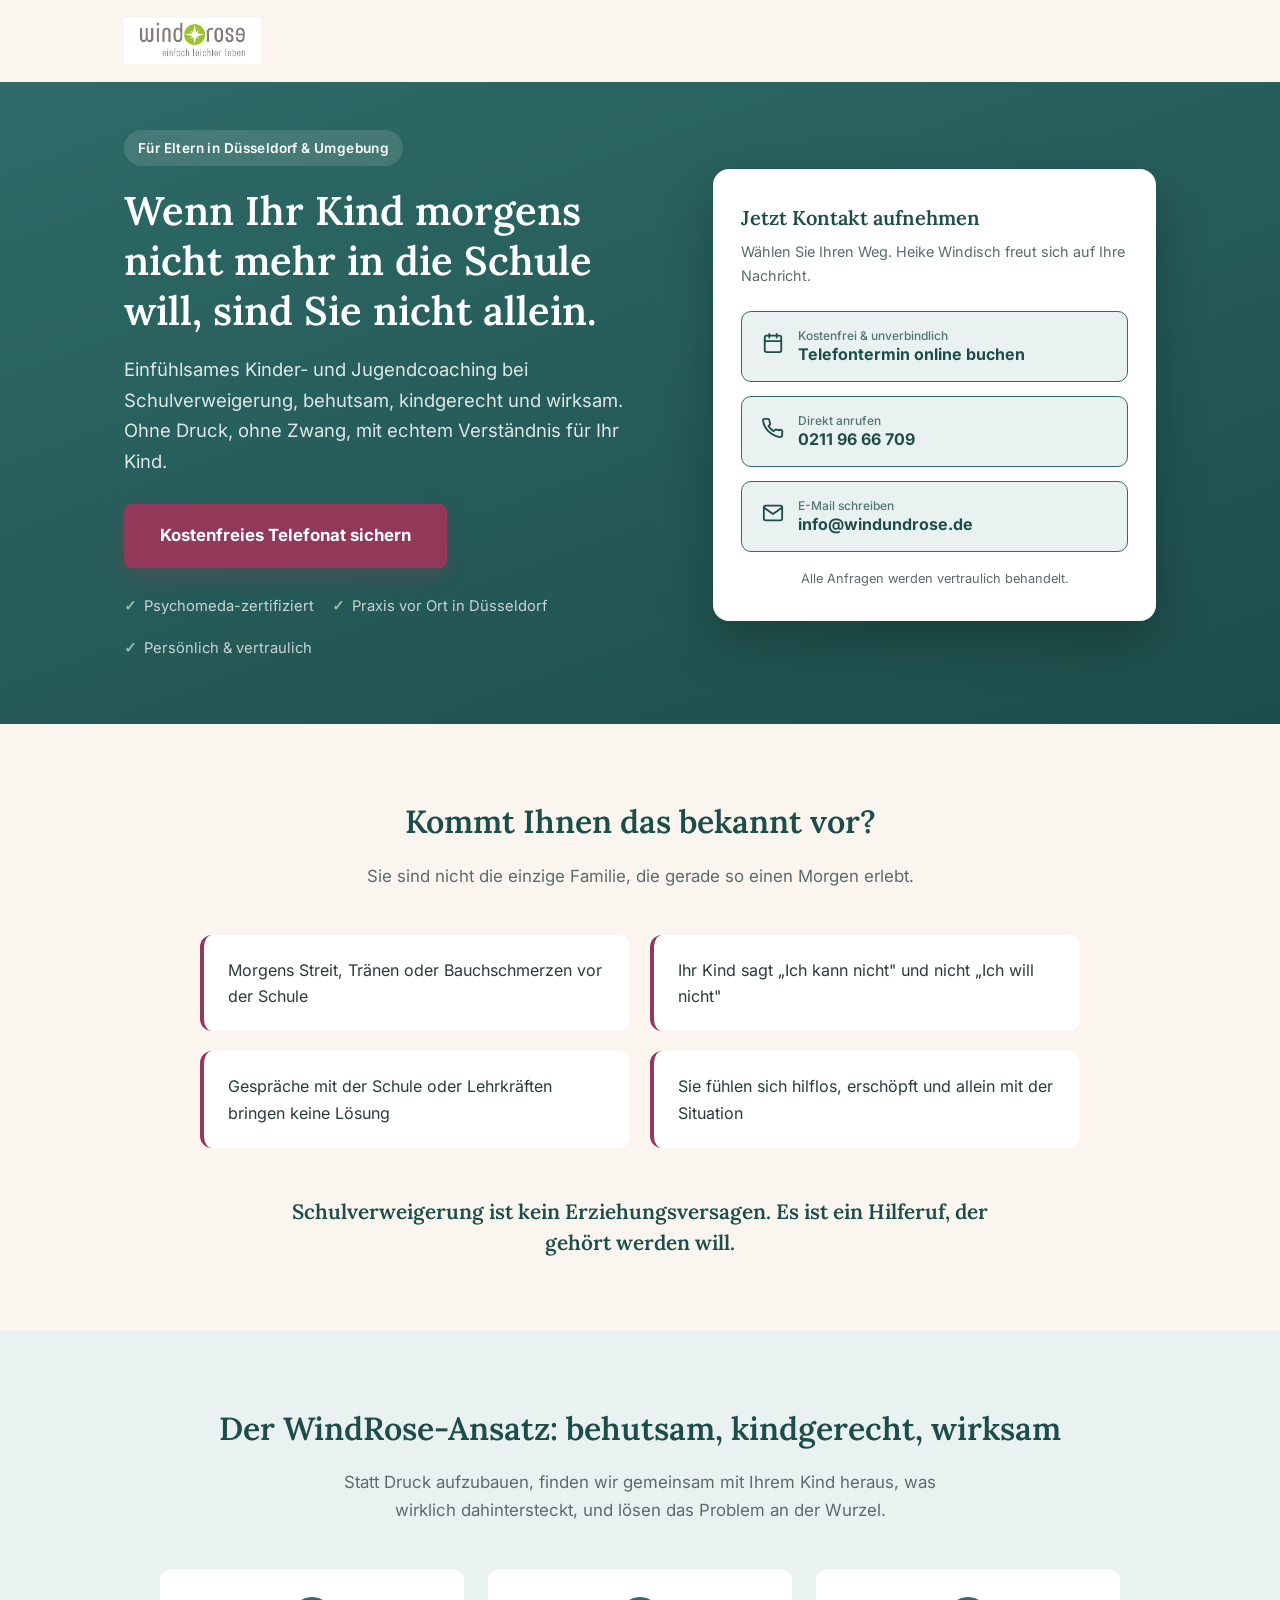
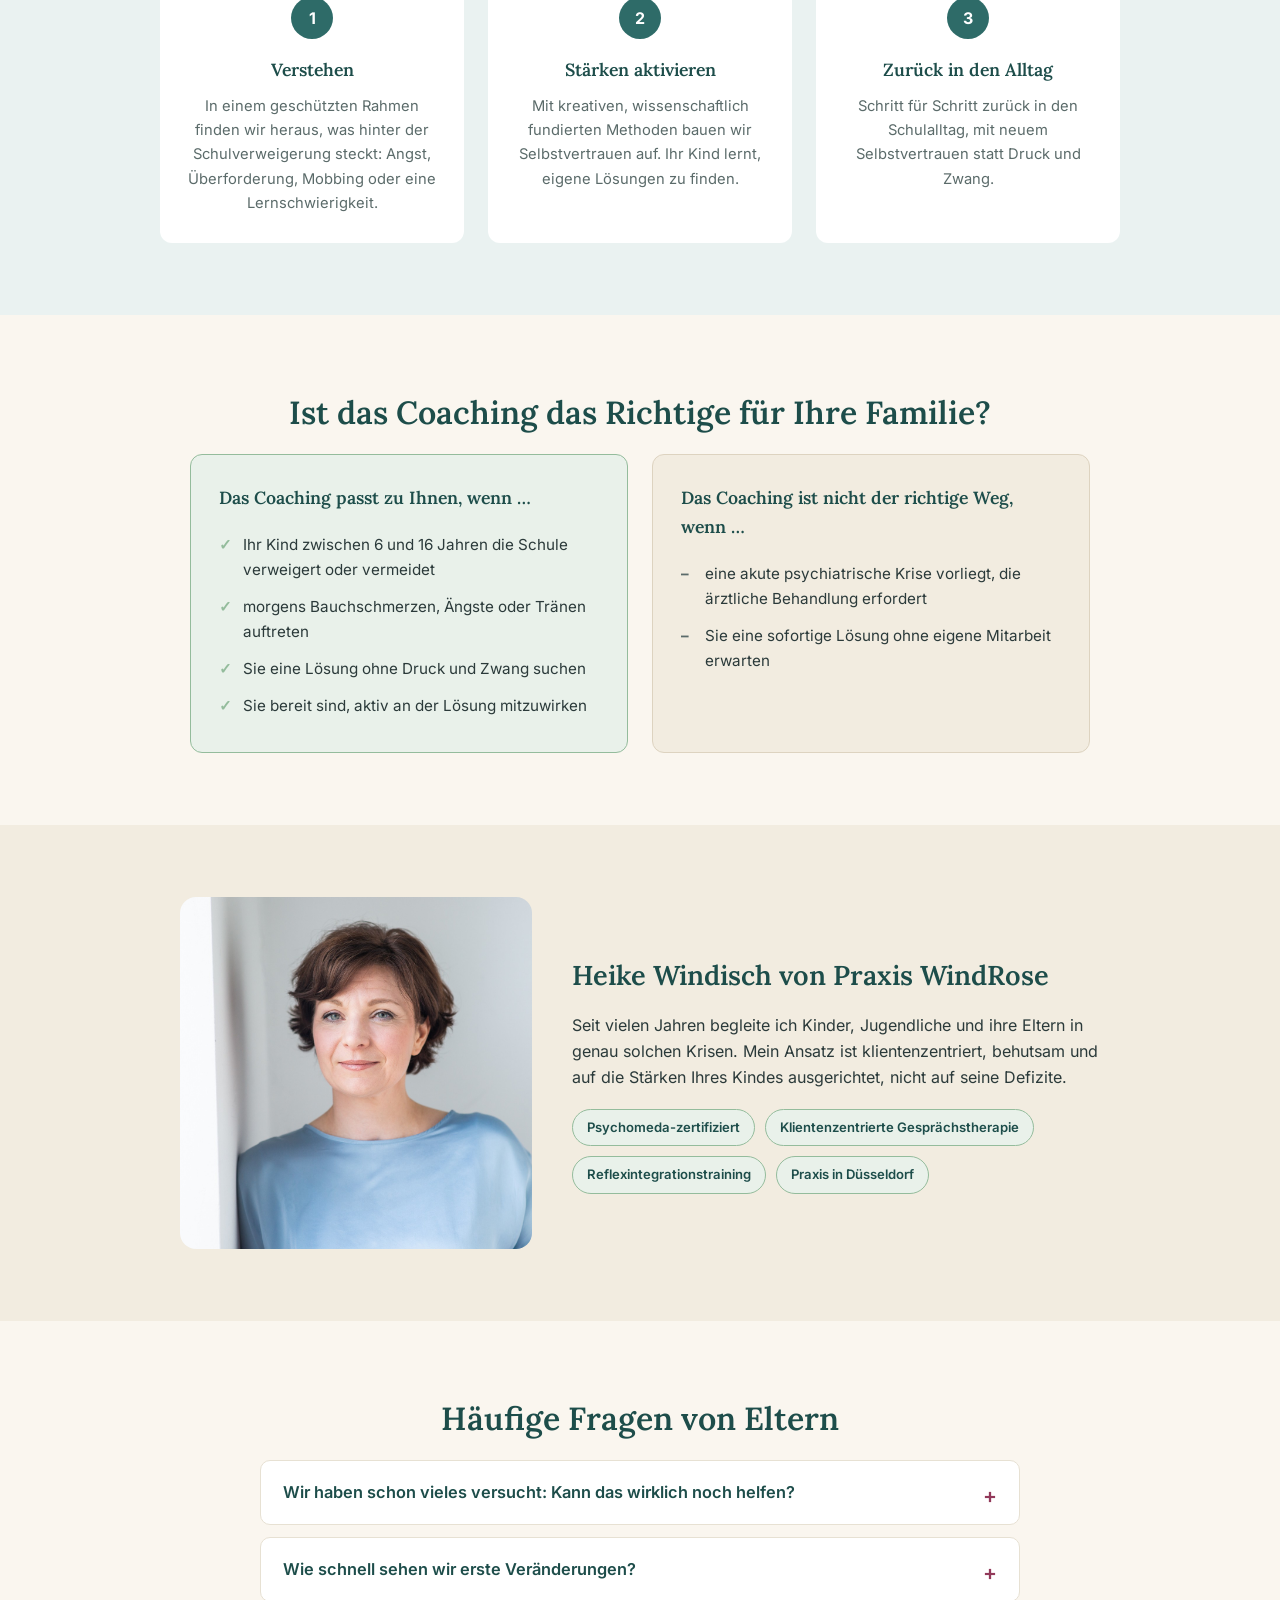
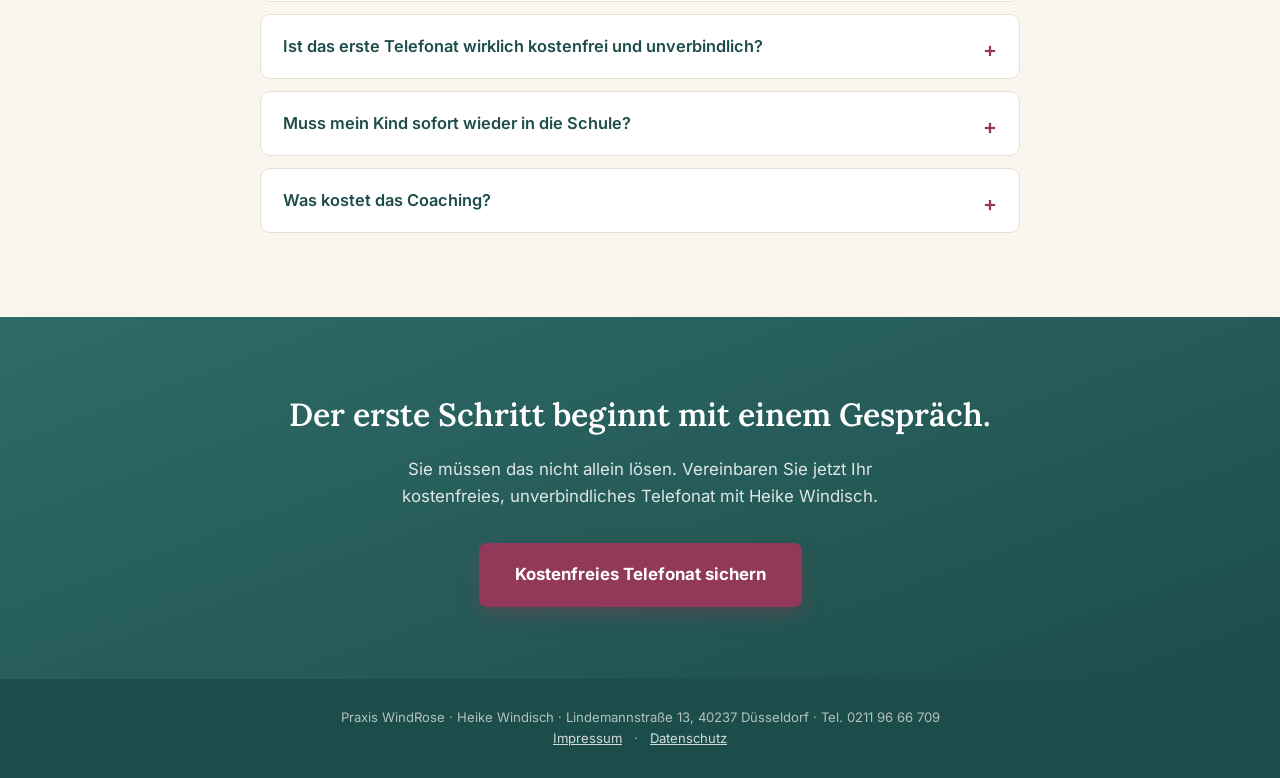
<file: index.html>
<!DOCTYPE html>
<html lang="de">
<head>
<meta charset="UTF-8">
<meta name="viewport" content="width=device-width, initial-scale=1.0">
<title>Schulverweigerung beim eigenen Kind? Kostenfreies Telefonat bei Praxis WindRose Düsseldorf</title>
<meta name="description" content="Einfühlsames Kinder- und Jugendcoaching für Schulverweigerer in Düsseldorf. Behutsam, kindgerecht, wirksam. Vereinbaren Sie jetzt Ihr kostenfreies Telefonat.">
<meta name="robots" content="noindex, nofollow">
<link rel="stylesheet" href="fonts/fonts.css">
<style>
  :root{
    /* ===== FARBPSYCHOLOGIE-PALETTE ===== */
    /* Primärfarbe: tiefes Petrol-Blaugrün – Vertrauen, Ruhe, professionelle Kompetenz.
       Klassischer Beruhigungs-Ton aus Therapie/Health-Kontexten, ideal um ängstliche
       Eltern emotional "runterzuholen" statt zu aktivieren. */
    --primary:#2E6B68;
    --primary-dark:#1D4D4A;
    --primary-light:#EAF2F1;

    /* Hintergrund: warmes Creme/Sand statt reinem Weiß – vermittelt Wärme, Geborgenheit,
       Sicherheit. Reines Weiß wirkt bei einem emotional aufgeladenen Thema wie
       Kinderpsyche klinisch und kalt. */
    --bg:#FAF6EF;
    --bg-alt:#F2ECE0;

    /* CTA-Akzent: sattes Brombeer-/Weinrot – dunkler, edler Rotton mit Lila-Anteil.
       Wirkt hochwertiger und ruhiger als ein reines Signalrot, behält aber Tiefe und
       Kraft als starker Kontrast zum Petrol-Blaugrün. */
    --accent:#92395A;
    --accent-dark:#742C46;

    /* Sekundärakzent: sanftes Salbeigrün – steht für Wachstum, Entwicklung, Heilung.
       Wird ausschließlich für Vertrauens-/Beweis-Elemente eingesetzt. */
    --sage:#94BC9C;
    --sage-light:#E9F1EA;

    /* Text: warmes Anthrazit statt reinem Schwarz – weniger hart/autoritär,
       passt zum einfühlsamen Ton der Praxis. */
    --text:#2B3A3A;
    --text-soft:#5B6B6A;
    --white:#FFFFFF;
  }

  *{box-sizing:border-box;margin:0;padding:0;}
  html{scroll-behavior:smooth;}
  body{
    font-family:'Inter',Arial,sans-serif;
    color:var(--text);
    background:var(--bg);
    line-height:1.65;
    -webkit-font-smoothing:antialiased;
  }
  h1,h2,h3{font-family:'Lora',Georgia,serif;font-weight:600;color:var(--primary-dark);}
  a{color:inherit;}
  img{max-width:100%;display:block;}
  .wrap{max-width:1080px;margin:0 auto;padding:0 24px;}
  section{padding:72px 0;}
  .btn{
    display:inline-block;
    background:var(--accent);
    color:var(--white);
    font-weight:700;
    font-size:1.05rem;
    padding:18px 36px;
    border:none;
    border-radius:8px;
    cursor:pointer;
    text-decoration:none;
    box-shadow:0 8px 20px rgba(146,57,90,.35);
    transition:transform .15s ease, box-shadow .15s ease, background .15s ease;
  }
  .btn:hover{background:var(--accent-dark);transform:translateY(-2px);box-shadow:0 10px 24px rgba(146,57,90,.45);}
  .btn-wide{width:100%;text-align:center;}

  /* ===== HEADER / HERO ===== */
  header.hero{
    background:linear-gradient(160deg,var(--primary) 0%, var(--primary-dark) 100%);
    color:var(--white);
    padding:48px 0 64px;
  }
  .logo-bar{background:var(--bg);padding:18px 0;}
  .logo-bar img{height:46px;display:block;}
  .hero-grid{display:grid;grid-template-columns:1.1fr .9fr;gap:48px;align-items:center;}
  .eyebrow{
    display:inline-block;background:rgba(255,255,255,.12);color:var(--white);
    font-size:.85rem;font-weight:600;letter-spacing:.03em;padding:7px 14px;border-radius:30px;
    margin-bottom:20px;
  }
  h1.hero-title{font-size:2.5rem;line-height:1.25;color:var(--white);margin-bottom:18px;}
  .hero-sub{font-size:1.15rem;color:rgba(255,255,255,.85);margin-bottom:28px;max-width:560px;}
  .hero-trust{margin-top:26px;display:flex;flex-wrap:wrap;gap:18px;font-size:.92rem;color:rgba(255,255,255,.75);}
  .hero-trust span{display:flex;align-items:center;gap:7px;}
  .hero-trust span::before{content:"✓";color:var(--sage);font-weight:700;}

  .hero-card{
    background:var(--white);border-radius:16px;padding:32px 28px;color:var(--text);
    box-shadow:0 20px 50px rgba(0,0,0,.25);
  }
  .hero-card h3{font-size:1.25rem;margin-bottom:6px;}
  .hero-card p.small{font-size:.9rem;color:var(--text-soft);margin-bottom:24px;}
  .contact-options{display:flex;flex-direction:column;gap:14px;}
  .contact-btn{
    display:flex;align-items:center;gap:14px;padding:16px 20px;border-radius:10px;
    text-decoration:none;font-weight:600;font-size:1rem;transition:transform .15s ease,box-shadow .15s ease;
  }
  .contact-btn:hover{transform:translateY(-2px);}
  .contact-btn .cb-icon{font-size:1.4rem;flex-shrink:0;}
  .contact-btn .cb-text{display:flex;flex-direction:column;}
  .contact-btn .cb-label{font-size:.75rem;font-weight:500;opacity:.75;line-height:1.2;}
  .contact-btn .cb-main{font-size:1rem;font-weight:700;line-height:1.3;}
  .cb-zeeg{background:var(--primary-light);color:var(--primary-dark);border:1.5px solid var(--primary);}
  .cb-zeeg:hover{background:#dcecea;}
  .cb-phone{background:var(--primary-light);color:var(--primary-dark);border:1.5px solid var(--primary);}
  .cb-phone:hover{background:#dcecea;}
  .cb-mail{background:var(--primary-light);color:var(--primary-dark);border:1.5px solid var(--primary);}
  .cb-mail:hover{background:#dcecea;}
  .card-note{text-align:center;font-size:.8rem;color:var(--text-soft);margin-top:16px;}

  /* ===== PROBLEM ===== */
  .problem{background:var(--bg);}
  .section-title{font-size:2rem;text-align:center;margin-bottom:14px;}
  .section-sub{text-align:center;color:var(--text-soft);max-width:620px;margin:0 auto 44px;font-size:1.05rem;}
  .problem-grid{display:grid;grid-template-columns:repeat(2,1fr);gap:20px;max-width:880px;margin:0 auto;}
  .problem-card{
    background:var(--white);border-radius:12px;padding:22px 24px;
    border-left:4px solid var(--accent);font-size:1rem;color:var(--text);
  }
  .closing-line{
    text-align:center;max-width:700px;margin:48px auto 0;font-family:'Lora',serif;
    font-size:1.3rem;color:var(--primary-dark);font-weight:600;line-height:1.5;
  }

  /* ===== SOLUTION ===== */
  .solution{background:var(--primary-light);}
  .steps{display:grid;grid-template-columns:repeat(3,1fr);gap:24px;max-width:960px;margin:0 auto;}
  .step{background:var(--white);border-radius:12px;padding:28px 24px;text-align:center;}
  .step .num{
    width:42px;height:42px;border-radius:50%;background:var(--primary);color:var(--white);
    display:flex;align-items:center;justify-content:center;font-weight:700;margin:0 auto 16px;
  }
  .step h3{font-size:1.1rem;margin-bottom:10px;}
  .step p{font-size:.92rem;color:var(--text-soft);}

  /* ===== FOR WHOM ===== */
  .forwhom-grid{display:grid;grid-template-columns:1fr 1fr;gap:24px;max-width:900px;margin:0 auto;}
  .fw-card{border-radius:12px;padding:28px;}
  .fw-yes{background:var(--sage-light);border:1.5px solid var(--sage);}
  .fw-no{background:var(--bg-alt);border:1.5px solid #DDD3C0;}
  .fw-card h3{font-size:1.1rem;margin-bottom:14px;}
  .fw-card ul{list-style:none;font-size:.95rem;color:var(--text);}
  .fw-card li{padding:6px 0 6px 24px;position:relative;}
  .fw-yes li::before{content:"✓";position:absolute;left:0;color:var(--sage);font-weight:700;}
  .fw-no li::before{content:"–";position:absolute;left:0;color:var(--text-soft);font-weight:700;}

  /* ===== ABOUT ===== */
  .about{background:var(--bg-alt);}
  .about-grid{display:grid;grid-template-columns:.8fr 1.2fr;gap:40px;align-items:center;max-width:920px;margin:0 auto;}
  .about-photo{
    width:100%;aspect-ratio:1/1;border-radius:16px;background:var(--primary-light);
    overflow:hidden;
  }
  .about-photo img{width:100%;height:100%;object-fit:cover;}
  .about h2{font-size:1.7rem;margin-bottom:14px;}
  .badge-row{display:flex;flex-wrap:wrap;gap:10px;margin-top:18px;}
  .badge{
    background:var(--sage-light);color:var(--primary-dark);font-size:.82rem;font-weight:600;
    padding:7px 14px;border-radius:30px;border:1px solid var(--sage);
  }

  /* ===== FAQ ===== */
  .faq-list{max-width:760px;margin:0 auto;}
  details{background:var(--white);border-radius:10px;padding:18px 22px;margin-bottom:12px;border:1px solid #E7E1D3;}
  summary{font-weight:600;cursor:pointer;font-size:1.02rem;color:var(--primary-dark);list-style:none;}
  summary::-webkit-details-marker{display:none;}
  summary::after{content:"+";float:right;font-size:1.3rem;color:var(--accent);}
  details[open] summary::after{content:"–";}
  details p{margin-top:12px;color:var(--text-soft);font-size:.95rem;}

  /* ===== FINAL CTA ===== */
  .final{background:linear-gradient(160deg,var(--primary) 0%, var(--primary-dark) 100%);color:var(--white);text-align:center;}
  .final h2{color:var(--white);font-size:2rem;margin-bottom:14px;}
  .final p{color:rgba(255,255,255,.85);max-width:560px;margin:0 auto 32px;font-size:1.05rem;}

  footer{background:var(--primary-dark);color:rgba(255,255,255,.65);padding:28px 0;font-size:.82rem;text-align:center;}
  footer a{color:rgba(255,255,255,.8);text-decoration:underline;margin:0 8px;}

  @media(max-width:900px){
    .hero-grid,.about-grid{grid-template-columns:1fr;}
    .problem-grid,.steps,.forwhom-grid{grid-template-columns:1fr;}
    h1.hero-title{font-size:1.9rem;}
    section{padding:52px 0;}
  }
</style>
</head>
<body>

<div class="logo-bar">
  <div class="wrap">
    <img src="windrose-logo.png" alt="WindRose: einfach leichter leben">
  </div>
</div>

<header class="hero">
  <div class="wrap">
    <div class="hero-grid">
      <div>
        <span class="eyebrow">Für Eltern in Düsseldorf &amp; Umgebung</span>
        <h1 class="hero-title">Wenn Ihr Kind morgens nicht mehr in die Schule will, sind Sie nicht allein.</h1>
        <p class="hero-sub">Einfühlsames Kinder- und Jugendcoaching bei Schulverweigerung, behutsam, kindgerecht und wirksam. Ohne Druck, ohne Zwang, mit echtem Verständnis für Ihr Kind.</p>
        <a href="https://zeeg.me/info8925/30min?date=2026-06-17&duration=30&seats=1" target="_blank" rel="noopener" class="btn">Kostenfreies Telefonat sichern</a>
        <div class="hero-trust">
          <span>Psychomeda-zertifiziert</span>
          <span>Praxis vor Ort in Düsseldorf</span>
          <span>Persönlich &amp; vertraulich</span>
        </div>
      </div>

      <div class="hero-card" id="kontakt">
        <h3>Jetzt Kontakt aufnehmen</h3>
        <p class="small">Wählen Sie Ihren Weg. Heike Windisch freut sich auf Ihre Nachricht.</p>
        <div class="contact-options">
          <a href="https://zeeg.me/info8925/30min?date=2026-06-17&duration=30&seats=1" target="_blank" rel="noopener" class="contact-btn cb-zeeg">
            <span class="cb-icon">
              <svg width="22" height="22" viewBox="0 0 24 24" fill="none" stroke="currentColor" stroke-width="2" stroke-linecap="round" stroke-linejoin="round"><rect x="3" y="4" width="18" height="18" rx="2"/><line x1="16" y1="2" x2="16" y2="6"/><line x1="8" y1="2" x2="8" y2="6"/><line x1="3" y1="10" x2="21" y2="10"/></svg>
            </span>
            <span class="cb-text">
              <span class="cb-label">Kostenfrei &amp; unverbindlich</span>
              <span class="cb-main">Telefontermin online buchen</span>
            </span>
          </a>
          <a href="tel:+492119666709" class="contact-btn cb-phone">
            <span class="cb-icon">
              <svg width="22" height="22" viewBox="0 0 24 24" fill="none" stroke="currentColor" stroke-width="2" stroke-linecap="round" stroke-linejoin="round"><path d="M22 16.92v3a2 2 0 0 1-2.18 2 19.79 19.79 0 0 1-8.63-3.07A19.5 19.5 0 0 1 4.14 12a19.79 19.79 0 0 1-3.07-8.67A2 2 0 0 1 3.05 2h3a2 2 0 0 1 2 1.72c.127.96.361 1.903.7 2.81a2 2 0 0 1-.45 2.11L7.09 9.91a16 16 0 0 0 5.61 5.61l1.27-1.27a2 2 0 0 1 2.11-.45c.907.339 1.85.573 2.81.7A2 2 0 0 1 22 16.92z"/></svg>
            </span>
            <span class="cb-text">
              <span class="cb-label">Direkt anrufen</span>
              <span class="cb-main">0211 96 66 709</span>
            </span>
          </a>
          <a href="mailto:info@windundrose.de" class="contact-btn cb-mail">
            <span class="cb-icon">
              <svg width="22" height="22" viewBox="0 0 24 24" fill="none" stroke="currentColor" stroke-width="2" stroke-linecap="round" stroke-linejoin="round"><path d="M4 4h16c1.1 0 2 .9 2 2v12c0 1.1-.9 2-2 2H4c-1.1 0-2-.9-2-2V6c0-1.1.9-2 2-2z"/><polyline points="22,6 12,13 2,6"/></svg>
            </span>
            <span class="cb-text">
              <span class="cb-label">E-Mail schreiben</span>
              <span class="cb-main">info@windundrose.de</span>
            </span>
          </a>
        </div>
        <p class="card-note">Alle Anfragen werden vertraulich behandelt.</p>
      </div>
    </div>
  </div>
</header>

<section class="problem">
  <div class="wrap">
    <h2 class="section-title">Kommt Ihnen das bekannt vor?</h2>
    <p class="section-sub">Sie sind nicht die einzige Familie, die gerade so einen Morgen erlebt.</p>
    <div class="problem-grid">
      <div class="problem-card">Morgens Streit, Tränen oder Bauchschmerzen vor der Schule</div>
      <div class="problem-card">Ihr Kind sagt „Ich kann nicht" und nicht „Ich will nicht"</div>
      <div class="problem-card">Gespräche mit der Schule oder Lehrkräften bringen keine Lösung</div>
      <div class="problem-card">Sie fühlen sich hilflos, erschöpft und allein mit der Situation</div>
    </div>
    <p class="closing-line">Schulverweigerung ist kein Erziehungsversagen. Es ist ein Hilferuf, der gehört werden will.</p>
  </div>
</section>

<section class="solution">
  <div class="wrap">
    <h2 class="section-title">Der WindRose-Ansatz: behutsam, kindgerecht, wirksam</h2>
    <p class="section-sub">Statt Druck aufzubauen, finden wir gemeinsam mit Ihrem Kind heraus, was wirklich dahintersteckt, und lösen das Problem an der Wurzel.</p>
    <div class="steps">
      <div class="step">
        <div class="num">1</div>
        <h3>Verstehen</h3>
        <p>In einem geschützten Rahmen finden wir heraus, was hinter der Schulverweigerung steckt: Angst, Überforderung, Mobbing oder eine Lernschwierigkeit.</p>
      </div>
      <div class="step">
        <div class="num">2</div>
        <h3>Stärken aktivieren</h3>
        <p>Mit kreativen, wissenschaftlich fundierten Methoden bauen wir Selbstvertrauen auf. Ihr Kind lernt, eigene Lösungen zu finden.</p>
      </div>
      <div class="step">
        <div class="num">3</div>
        <h3>Zurück in den Alltag</h3>
        <p>Schritt für Schritt zurück in den Schulalltag, mit neuem Selbstvertrauen statt Druck und Zwang.</p>
      </div>
    </div>
  </div>
</section>

<section class="forwhom">
  <div class="wrap">
    <h2 class="section-title">Ist das Coaching das Richtige für Ihre Familie?</h2>
    <div class="forwhom-grid">
      <div class="fw-card fw-yes">
        <h3>Das Coaching passt zu Ihnen, wenn …</h3>
        <ul>
          <li>Ihr Kind zwischen 6 und 16 Jahren die Schule verweigert oder vermeidet</li>
          <li>morgens Bauchschmerzen, Ängste oder Tränen auftreten</li>
          <li>Sie eine Lösung ohne Druck und Zwang suchen</li>
          <li>Sie bereit sind, aktiv an der Lösung mitzuwirken</li>
        </ul>
      </div>
      <div class="fw-card fw-no">
        <h3>Das Coaching ist nicht der richtige Weg, wenn …</h3>
        <ul>
          <li>eine akute psychiatrische Krise vorliegt, die ärztliche Behandlung erfordert</li>
          <li>Sie eine sofortige Lösung ohne eigene Mitarbeit erwarten</li>
        </ul>
      </div>
    </div>
  </div>
</section>

<section class="about">
  <div class="wrap">
    <div class="about-grid">
      <div class="about-photo"><img src="heike-windisch.jpg" alt="Heike Windisch, Praxis WindRose"></div>
      <div>
        <h2>Heike Windisch von Praxis WindRose</h2>
        <p>Seit vielen Jahren begleite ich Kinder, Jugendliche und ihre Eltern in genau solchen Krisen. Mein Ansatz ist klientenzentriert, behutsam und auf die Stärken Ihres Kindes ausgerichtet, nicht auf seine Defizite.</p>
        <div class="badge-row">
          <span class="badge">Psychomeda-zertifiziert</span>
          <span class="badge">Klientenzentrierte Gesprächstherapie</span>
          <span class="badge">Reflexintegrationstraining</span>
          <span class="badge">Praxis in Düsseldorf</span>
        </div>
      </div>
    </div>
  </div>
</section>

<section class="faq">
  <div class="wrap">
    <h2 class="section-title">Häufige Fragen von Eltern</h2>
    <div class="faq-list">
      <details>
        <summary>Wir haben schon vieles versucht: Kann das wirklich noch helfen?</summary>
        <p>Ja. Anders als reine Gespräche mit der Schule oder gut gemeinte Ratschläge setzt unser Coaching direkt bei der Ursache an, nicht beim Symptom. Genau deshalb wirkt es oft dort, wo andere Ansätze ins Leere liefen.</p>
      </details>
      <details>
        <summary>Wie schnell sehen wir erste Veränderungen?</summary>
        <p>Das ist individuell verschieden, doch viele Familien berichten bereits nach den ersten Sitzungen von spürbarer Entlastung im Alltag.</p>
      </details>
      <details>
        <summary>Ist das erste Telefonat wirklich kostenfrei und unverbindlich?</summary>
        <p>Ja. Im kostenfreien Telefonat lernen wir uns kennen, ich höre mir Ihre Situation an, und wir besprechen gemeinsam, ob und wie ich Ihnen helfen kann. Keine Verpflichtung.</p>
      </details>
      <details>
        <summary>Muss mein Kind sofort wieder in die Schule?</summary>
        <p>Nein. Wir gehen Schritt für Schritt vor und passen das Tempo an Ihr Kind an. Druck und Zwang sind ausdrücklich nicht Teil unseres Ansatzes.</p>
      </details>
      <details>
        <summary>Was kostet das Coaching?</summary>
        <p>Die Kosten richten sich nach dem individuellen Bedarf Ihres Kindes. Das besprechen wir transparent im kostenfreien Telefonat.</p>
      </details>
    </div>
  </div>
</section>

<section class="final">
  <div class="wrap">
    <h2>Der erste Schritt beginnt mit einem Gespräch.</h2>
    <p>Sie müssen das nicht allein lösen. Vereinbaren Sie jetzt Ihr kostenfreies, unverbindliches Telefonat mit Heike Windisch.</p>
    <a href="https://zeeg.me/info8925/30min?date=2026-06-17&duration=30&seats=1" target="_blank" rel="noopener" class="btn">Kostenfreies Telefonat sichern</a>
  </div>
</section>

<footer>
  <div class="wrap">
    Praxis WindRose · Heike Windisch · Lindemannstraße 13, 40237 Düsseldorf · Tel. 0211 96 66 709
    <br>
    <a href="impressum.html">Impressum</a> · <a href="datenschutz.html">Datenschutz</a>
  </div>
</footer>

</body>
</html>
</file>
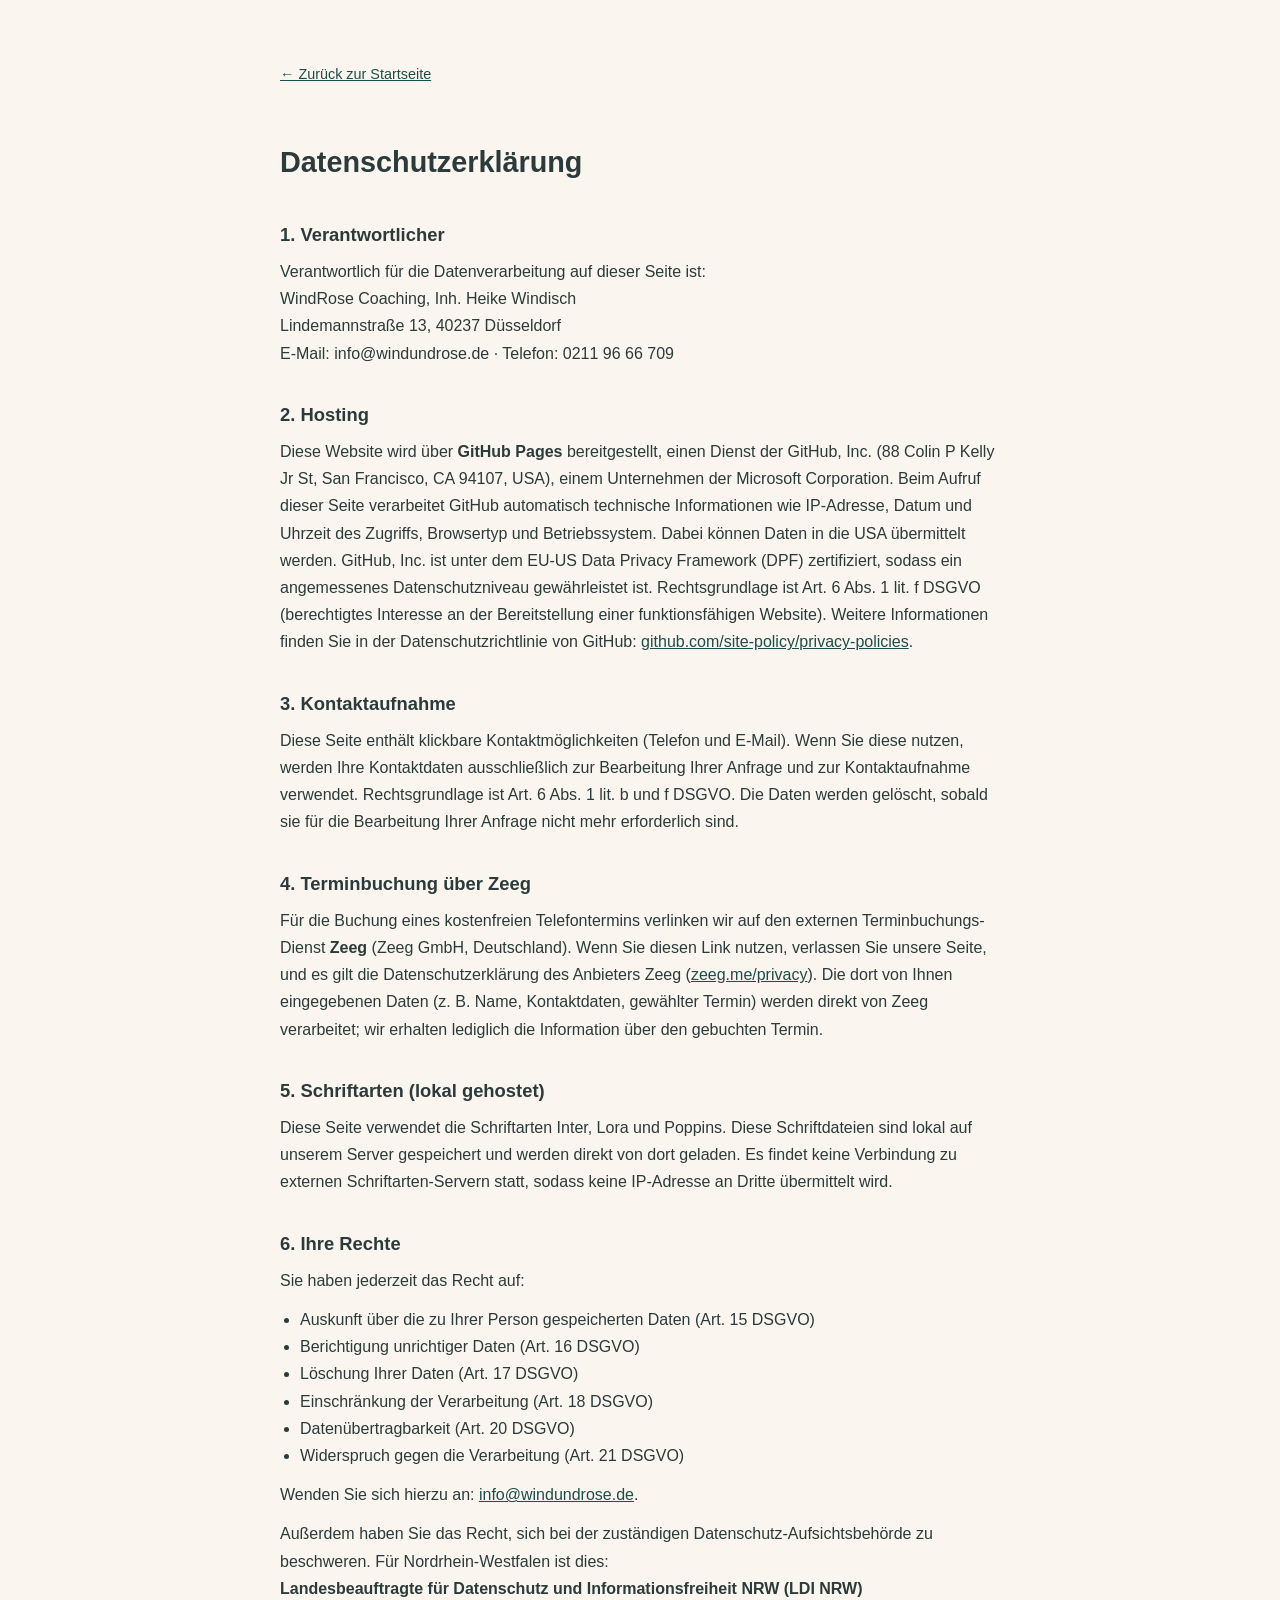
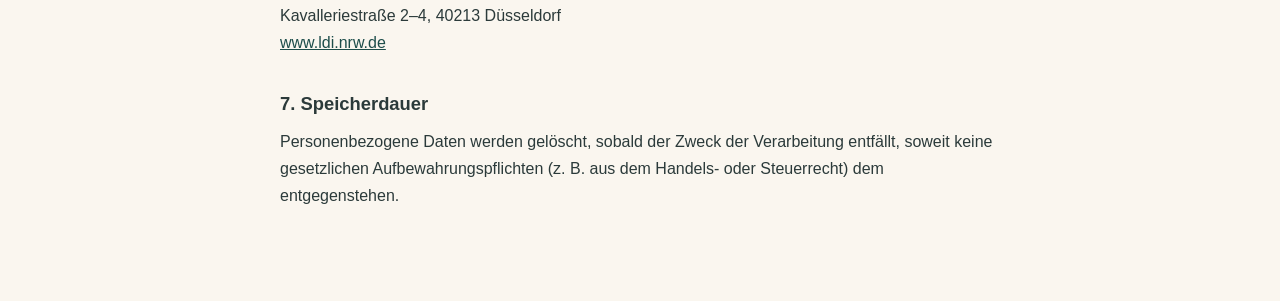
<file: datenschutz.html>
<!DOCTYPE html>
<html lang="de">
<head>
<meta charset="UTF-8">
<meta name="viewport" content="width=device-width, initial-scale=1.0">
<title>Datenschutzerklärung – WindRose Coaching</title>
<meta name="robots" content="noindex, nofollow">
<style>
  body{font-family:'Inter',Arial,sans-serif;color:#2B3A3A;background:#FAF6EF;line-height:1.7;margin:0;}
  .wrap{max-width:720px;margin:0 auto;padding:60px 24px 80px;}
  h1{font-size:1.8rem;margin-bottom:24px;}
  h2{font-size:1.15rem;margin-top:32px;margin-bottom:8px;}
  h3{font-size:1rem;margin-top:20px;margin-bottom:6px;}
  p{margin:0 0 12px;}
  a{color:#1D4D4A;}
  .back{display:inline-block;margin-bottom:32px;font-size:.9rem;}
  ul{margin:0 0 12px;padding-left:20px;}
</style>
</head>
<body>
<div class="wrap">
  <a class="back" href="index.html">&larr; Zurück zur Startseite</a>
  <h1>Datenschutzerklärung</h1>

  <h2>1. Verantwortlicher</h2>
  <p>
    Verantwortlich für die Datenverarbeitung auf dieser Seite ist:<br>
    WindRose Coaching, Inh. Heike Windisch<br>
    Lindemannstraße 13, 40237 Düsseldorf<br>
    E-Mail: info@windundrose.de · Telefon: 0211 96 66 709
  </p>

  <h2>2. Hosting</h2>
  <p>
    Diese Website wird über <strong>GitHub Pages</strong> bereitgestellt, einen Dienst der GitHub, Inc.
    (88 Colin P Kelly Jr St, San Francisco, CA 94107, USA), einem Unternehmen der Microsoft Corporation.
    Beim Aufruf dieser Seite verarbeitet GitHub automatisch technische Informationen wie IP-Adresse,
    Datum und Uhrzeit des Zugriffs, Browsertyp und Betriebssystem. Dabei können Daten in die USA übermittelt werden.
    GitHub, Inc. ist unter dem EU-US Data Privacy Framework (DPF) zertifiziert, sodass ein angemessenes
    Datenschutzniveau gewährleistet ist. Rechtsgrundlage ist Art. 6 Abs. 1 lit. f DSGVO (berechtigtes Interesse
    an der Bereitstellung einer funktionsfähigen Website). Weitere Informationen finden Sie in der
    Datenschutzrichtlinie von GitHub:
    <a href="https://docs.github.com/de/site-policy/privacy-policies/github-general-privacy-statement" target="_blank" rel="noopener">github.com/site-policy/privacy-policies</a>.
  </p>

  <h2>3. Kontaktaufnahme</h2>
  <p>
    Diese Seite enthält klickbare Kontaktmöglichkeiten (Telefon und E-Mail). Wenn Sie diese nutzen,
    werden Ihre Kontaktdaten ausschließlich zur Bearbeitung Ihrer Anfrage und zur Kontaktaufnahme verwendet.
    Rechtsgrundlage ist Art. 6 Abs. 1 lit. b und f DSGVO. Die Daten werden gelöscht, sobald sie für
    die Bearbeitung Ihrer Anfrage nicht mehr erforderlich sind.
  </p>

  <h2>4. Terminbuchung über Zeeg</h2>
  <p>
    Für die Buchung eines kostenfreien Telefontermins verlinken wir auf den externen Terminbuchungs-Dienst
    <strong>Zeeg</strong> (Zeeg GmbH, Deutschland). Wenn Sie diesen Link nutzen, verlassen Sie unsere Seite,
    und es gilt die Datenschutzerklärung des Anbieters Zeeg
    (<a href="https://zeeg.me/privacy" target="_blank" rel="noopener">zeeg.me/privacy</a>).
    Die dort von Ihnen eingegebenen Daten (z. B. Name, Kontaktdaten, gewählter Termin) werden direkt von
    Zeeg verarbeitet; wir erhalten lediglich die Information über den gebuchten Termin.
  </p>

  <h2>5. Schriftarten (lokal gehostet)</h2>
  <p>
    Diese Seite verwendet die Schriftarten Inter, Lora und Poppins. Diese Schriftdateien sind lokal auf
    unserem Server gespeichert und werden direkt von dort geladen. Es findet keine Verbindung zu externen
    Schriftarten-Servern statt, sodass keine IP-Adresse an Dritte übermittelt wird.
  </p>

  <h2>6. Ihre Rechte</h2>
  <p>Sie haben jederzeit das Recht auf:</p>
  <ul>
    <li>Auskunft über die zu Ihrer Person gespeicherten Daten (Art. 15 DSGVO)</li>
    <li>Berichtigung unrichtiger Daten (Art. 16 DSGVO)</li>
    <li>Löschung Ihrer Daten (Art. 17 DSGVO)</li>
    <li>Einschränkung der Verarbeitung (Art. 18 DSGVO)</li>
    <li>Datenübertragbarkeit (Art. 20 DSGVO)</li>
    <li>Widerspruch gegen die Verarbeitung (Art. 21 DSGVO)</li>
  </ul>
  <p>
    Wenden Sie sich hierzu an: <a href="mailto:info@windundrose.de">info@windundrose.de</a>.
  </p>
  <p>
    Außerdem haben Sie das Recht, sich bei der zuständigen Datenschutz-Aufsichtsbehörde zu beschweren.
    Für Nordrhein-Westfalen ist dies:<br>
    <strong>Landesbeauftragte für Datenschutz und Informationsfreiheit NRW (LDI NRW)</strong><br>
    Kavalleriestraße 2–4, 40213 Düsseldorf<br>
    <a href="https://www.ldi.nrw.de" target="_blank" rel="noopener">www.ldi.nrw.de</a>
  </p>

  <h2>7. Speicherdauer</h2>
  <p>
    Personenbezogene Daten werden gelöscht, sobald der Zweck der Verarbeitung entfällt, soweit keine
    gesetzlichen Aufbewahrungspflichten (z. B. aus dem Handels- oder Steuerrecht) dem entgegenstehen.
  </p>
</div>
</body>
</html>
</file>
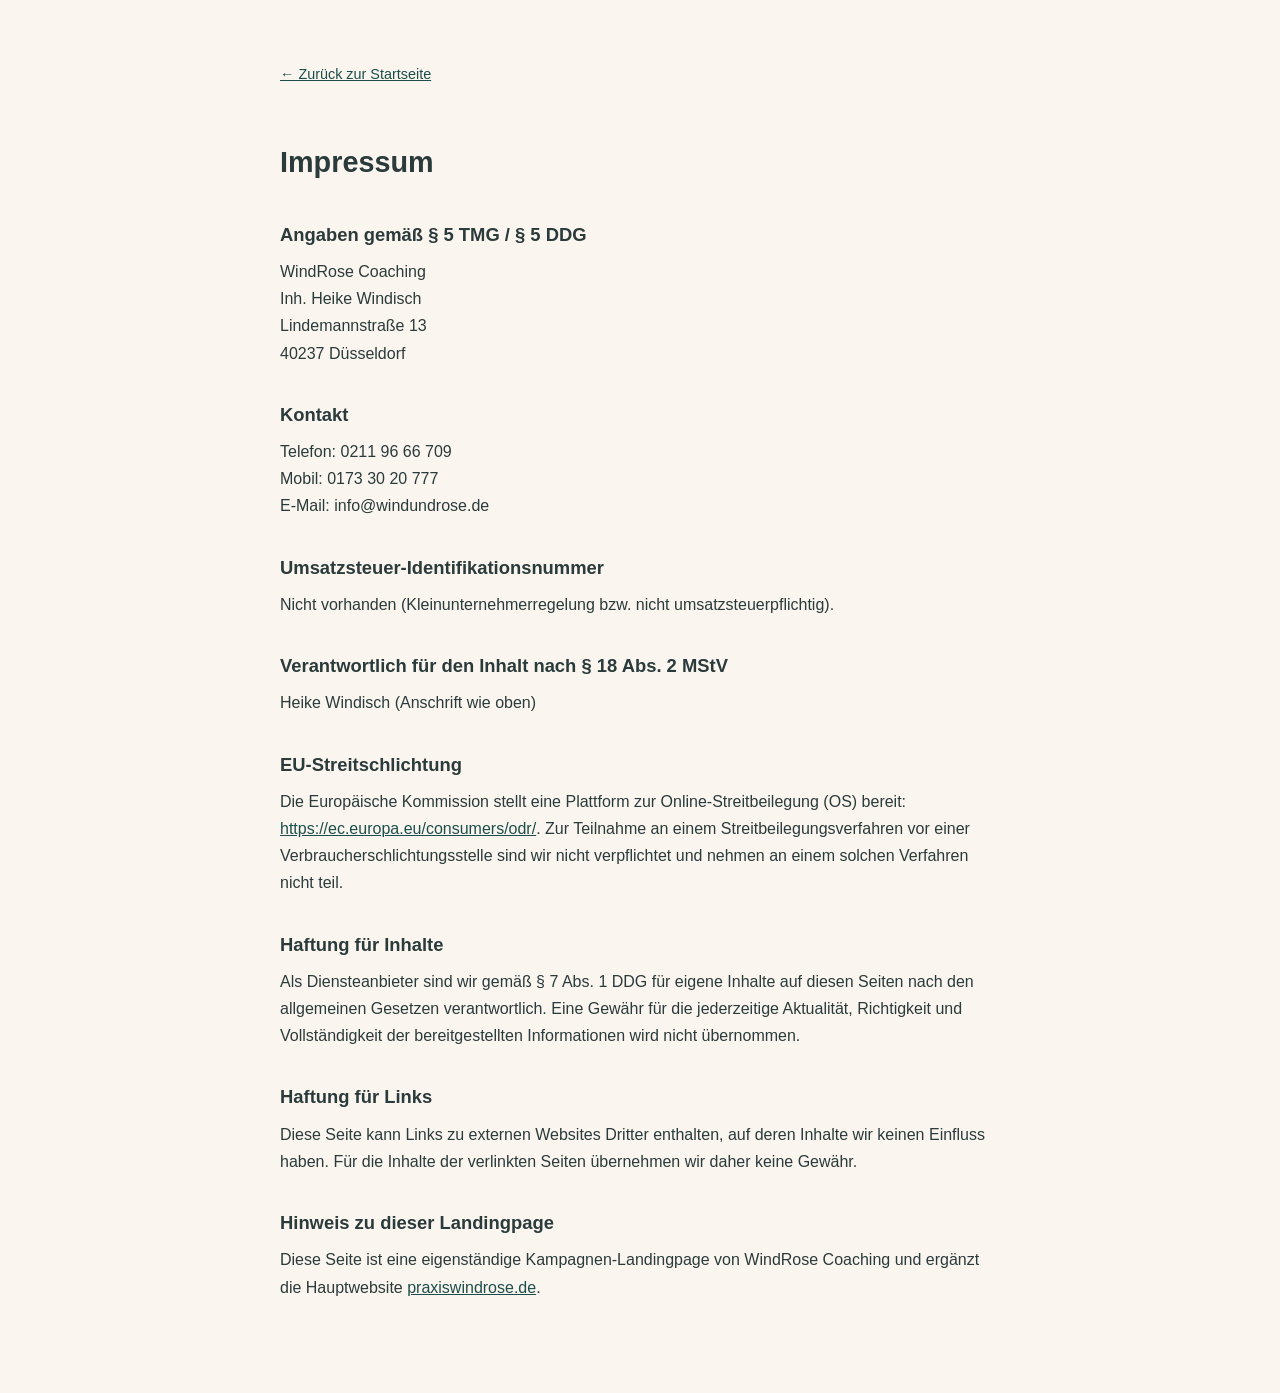
<file: impressum.html>
<!DOCTYPE html>
<html lang="de">
<head>
<meta charset="UTF-8">
<meta name="viewport" content="width=device-width, initial-scale=1.0">
<title>Impressum – WindRose Coaching</title>
<meta name="robots" content="noindex, nofollow">
<style>
  body{font-family:'Inter',Arial,sans-serif;color:#2B3A3A;background:#FAF6EF;line-height:1.7;margin:0;}
  .wrap{max-width:720px;margin:0 auto;padding:60px 24px 80px;}
  h1{font-size:1.8rem;margin-bottom:24px;}
  h2{font-size:1.15rem;margin-top:32px;margin-bottom:8px;}
  p{margin:0 0 12px;}
  a{color:#1D4D4A;}
  .back{display:inline-block;margin-bottom:32px;font-size:.9rem;}
</style>
</head>
<body>
<div class="wrap">
  <a class="back" href="index.html">&larr; Zurück zur Startseite</a>
  <h1>Impressum</h1>

  <h2>Angaben gemäß § 5 TMG / § 5 DDG</h2>
  <p>
    WindRose Coaching<br>
    Inh. Heike Windisch<br>
    Lindemannstraße 13<br>
    40237 Düsseldorf
  </p>

  <h2>Kontakt</h2>
  <p>
    Telefon: 0211 96 66 709<br>
    Mobil: 0173 30 20 777<br>
    E-Mail: info@windundrose.de
  </p>

  <h2>Umsatzsteuer-Identifikationsnummer</h2>
  <p>Nicht vorhanden (Kleinunternehmerregelung bzw. nicht umsatzsteuerpflichtig).</p>

  <h2>Verantwortlich für den Inhalt nach § 18 Abs. 2 MStV</h2>
  <p>Heike Windisch (Anschrift wie oben)</p>

  <h2>EU-Streitschlichtung</h2>
  <p>
    Die Europäische Kommission stellt eine Plattform zur Online-Streitbeilegung (OS) bereit:
    <a href="https://ec.europa.eu/consumers/odr/" target="_blank" rel="noopener">https://ec.europa.eu/consumers/odr/</a>.
    Zur Teilnahme an einem Streitbeilegungsverfahren vor einer Verbraucherschlichtungsstelle sind wir nicht verpflichtet
    und nehmen an einem solchen Verfahren nicht teil.
  </p>

  <h2>Haftung für Inhalte</h2>
  <p>
    Als Diensteanbieter sind wir gemäß § 7 Abs. 1 DDG für eigene Inhalte auf diesen Seiten nach den allgemeinen Gesetzen
    verantwortlich. Eine Gewähr für die jederzeitige Aktualität, Richtigkeit und Vollständigkeit der bereitgestellten
    Informationen wird nicht übernommen.
  </p>

  <h2>Haftung für Links</h2>
  <p>
    Diese Seite kann Links zu externen Websites Dritter enthalten, auf deren Inhalte wir keinen Einfluss haben.
    Für die Inhalte der verlinkten Seiten übernehmen wir daher keine Gewähr.
  </p>

  <h2>Hinweis zu dieser Landingpage</h2>
  <p>
    Diese Seite ist eine eigenständige Kampagnen-Landingpage von WindRose Coaching und ergänzt die Hauptwebsite
    <a href="https://praxiswindrose.de" target="_blank" rel="noopener">praxiswindrose.de</a>.
  </p>
</div>
</body>
</html>
</file>
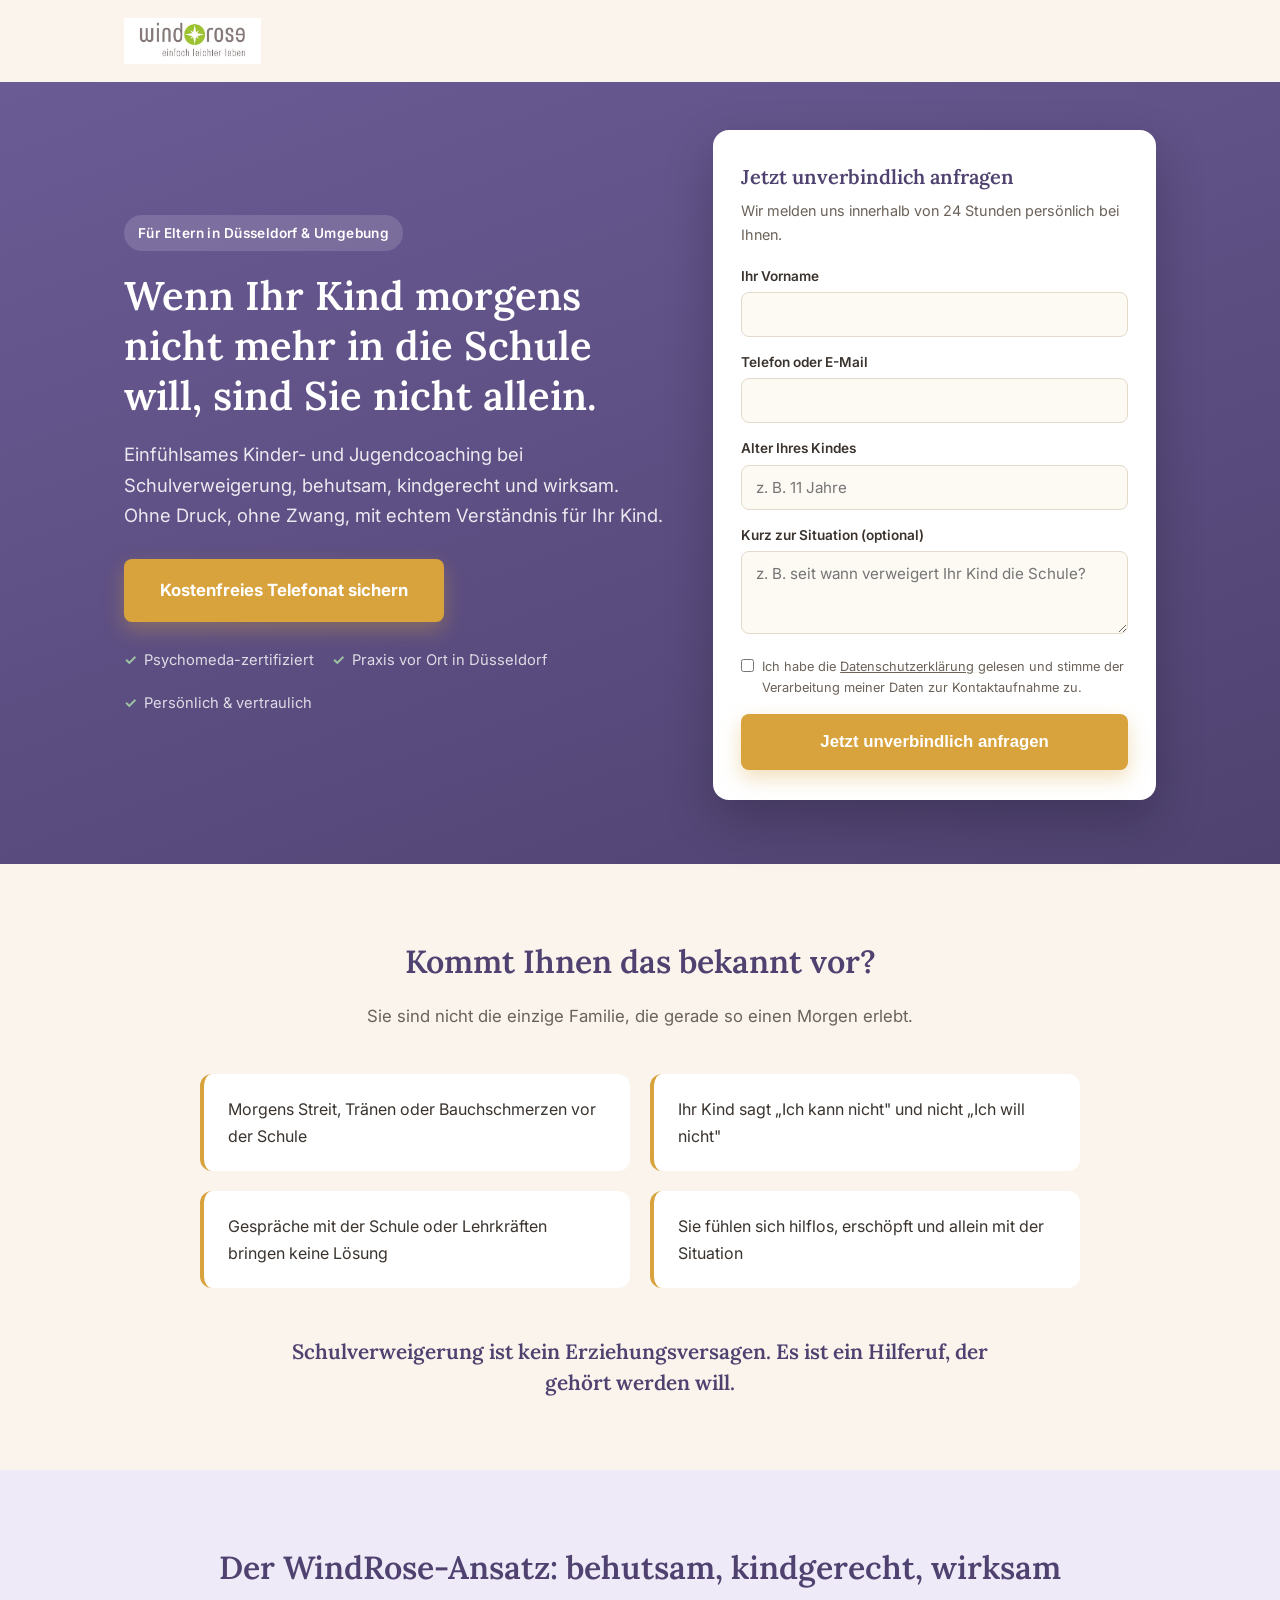
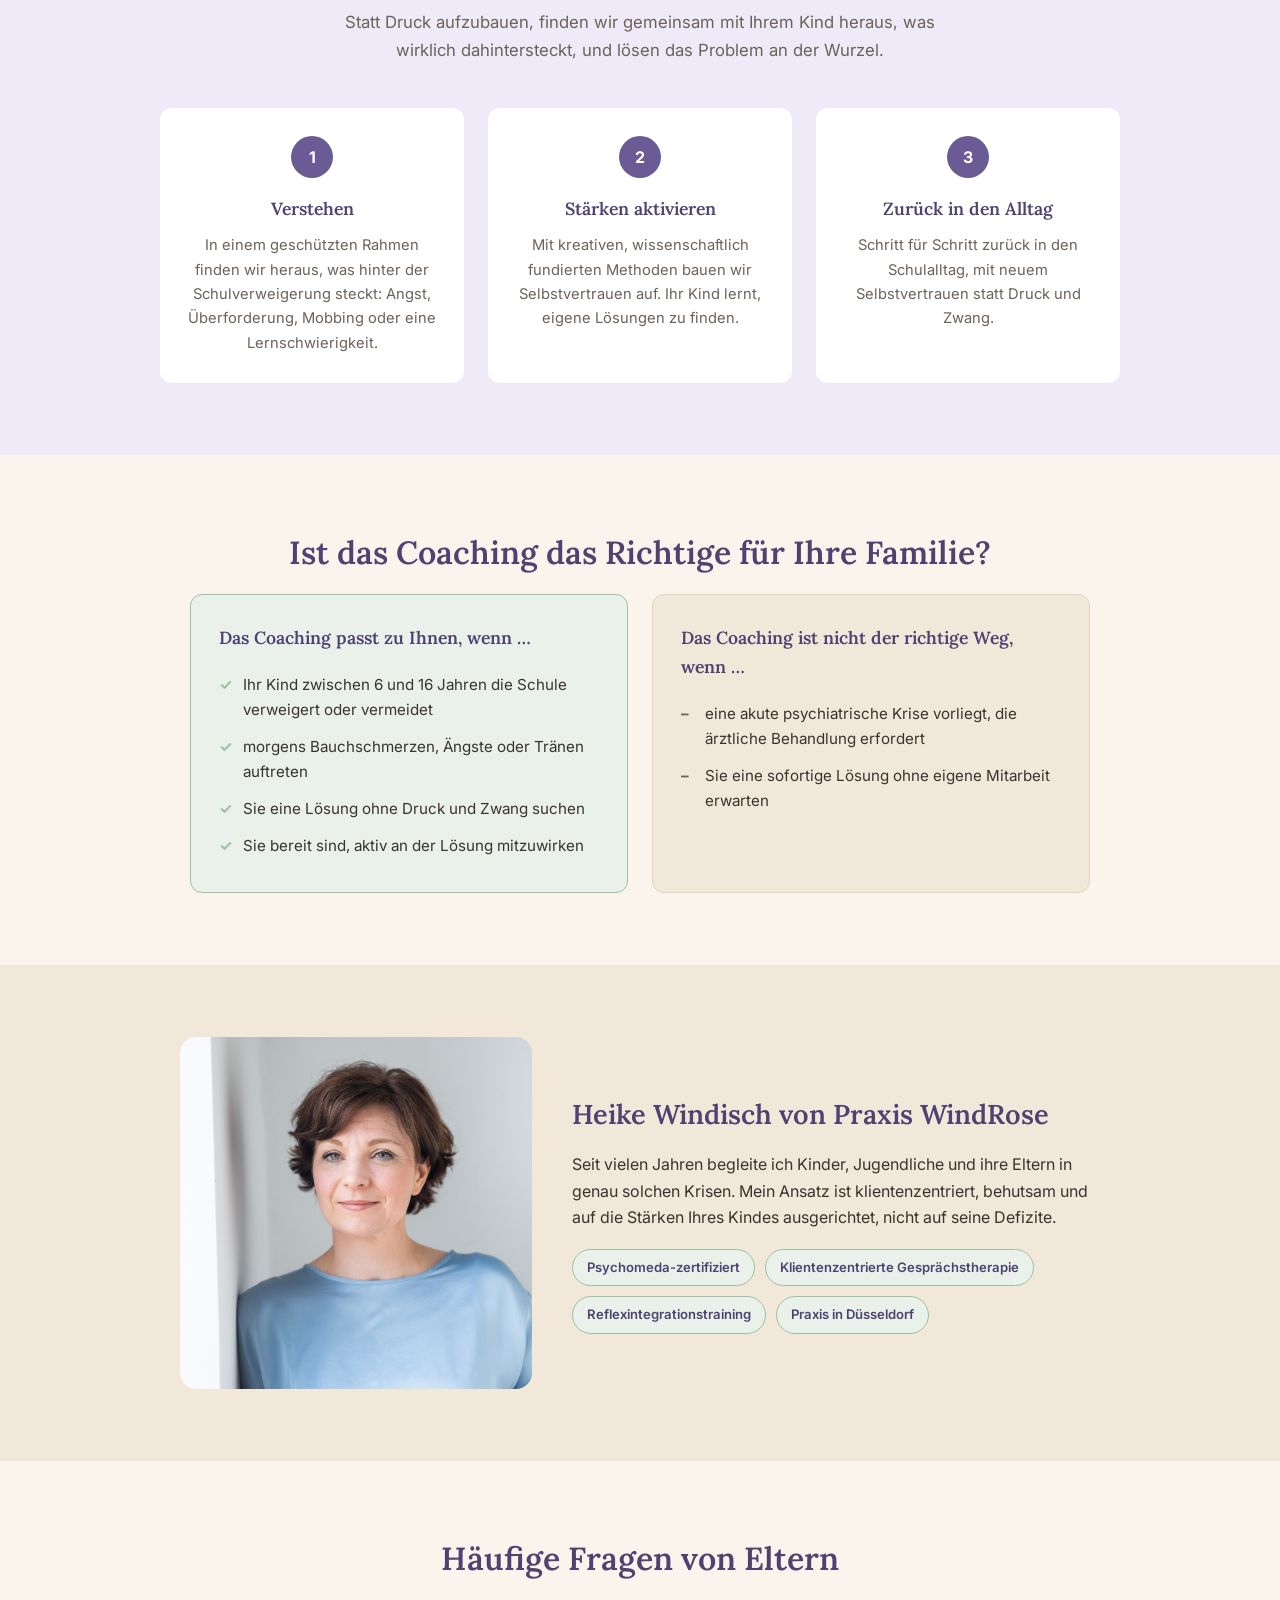
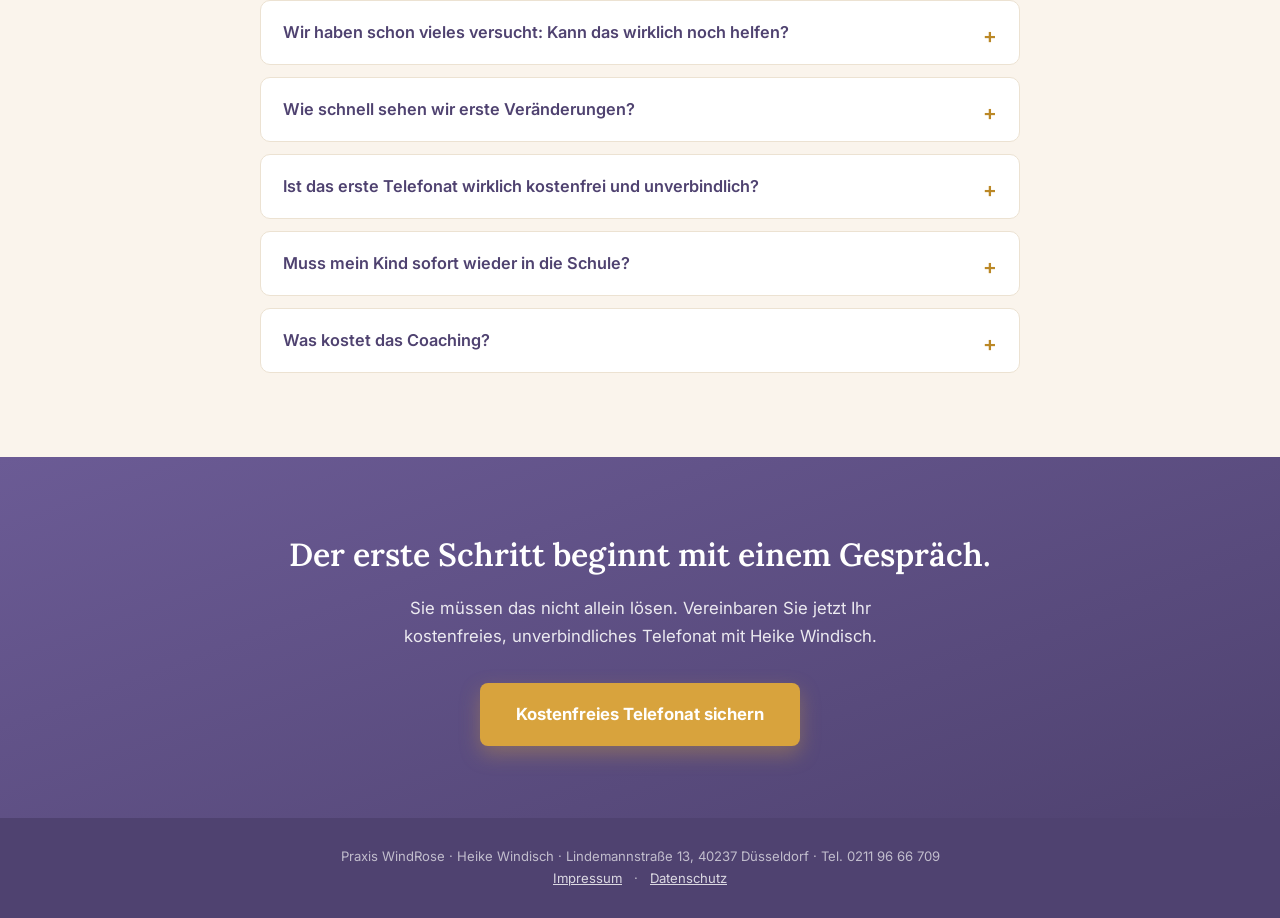
<file: index-variante-b.html>
<!DOCTYPE html>
<html lang="de">
<head>
<meta charset="UTF-8">
<meta name="viewport" content="width=device-width, initial-scale=1.0">
<title>Schulverweigerung beim eigenen Kind? Kostenfreies Telefonat bei Praxis WindRose Düsseldorf</title>
<meta name="description" content="Einfühlsames Kinder- und Jugendcoaching für Schulverweigerer in Düsseldorf. Behutsam, kindgerecht, wirksam. Vereinbaren Sie jetzt Ihr kostenfreies Telefonat.">
<meta name="robots" content="noindex, nofollow">
<style>
  @import url('https://fonts.googleapis.com/css2?family=Lora:wght@500;600;700&family=Inter:wght@400;500;600;700&family=Poppins:wght@300&display=swap');

  :root{
    /* ===== FARBPSYCHOLOGIE-PALETTE – VARIANTE B: LAVENDEL & SAND ===== */
    /* Primärfarbe: gedämpftes Lavendel – wird in Therapie-/Kinderkontexten gezielt zur
       Angst- und Stressreduktion eingesetzt (z. B. Schlaf-/Beruhigungsräume). Wirkt
       kindgerechter und weicher als ein klassisches Petrol- oder Marineblau, ohne an
       Seriosität zu verlieren. */
    --primary:#6B5B95;
    --primary-dark:#4F4270;
    --primary-light:#EFEAF7;

    /* Hintergrund: warmes Sand/Beige statt reinem Weiß – vermittelt Geborgenheit und
       Wärme. Wirkt erdiger und ruhiger als ein cremeweißer Ton, bricht den oft
       "edlen/kalten" Eindruck von Lila ab und macht die Seite zugänglich statt edel-distanziert. */
    --bg:#FAF4EC;
    --bg-alt:#F2E8DA;

    /* CTA-Akzent: warmes Ocker/Honiggelb – steht für Optimismus, Hoffnung und einen
       sanften Energie-Impuls. Bewusst KEIN Rot oder Orange-Rot: bei besorgten Eltern
       würde das Alarm signalisieren. Ocker wirkt einladend und "freundlich-dringlich"
       statt alarmierend. */
    --accent:#D8A33D;
    --accent-dark:#BB8826;

    /* Sekundärakzent: gedecktes Salbeigrün – Wachstum, Heilung, Natur. Bleibt wie in
       Variante A für Vertrauens-/Beweis-Elemente reserviert, harmoniert aber ruhiger
       mit Lavendel als mit Petrol. */
    --sage:#9CC1A3;
    --sage-light:#EAF1EA;

    /* Text: warmes Graubraun statt reinem Schwarz – passt zur erdigen Sand-Hintergrundfarbe
       und wirkt weniger hart als Anthrazit-Blau. */
    --text:#3A332E;
    --text-soft:#6B6259;
    --white:#FFFFFF;
  }

  *{box-sizing:border-box;margin:0;padding:0;}
  html{scroll-behavior:smooth;}
  body{
    font-family:'Inter',Arial,sans-serif;
    color:var(--text);
    background:var(--bg);
    line-height:1.65;
    -webkit-font-smoothing:antialiased;
  }
  h1,h2,h3{font-family:'Lora',Georgia,serif;font-weight:600;color:var(--primary-dark);}
  a{color:inherit;}
  img{max-width:100%;display:block;}
  .wrap{max-width:1080px;margin:0 auto;padding:0 24px;}
  section{padding:72px 0;}
  .btn{
    display:inline-block;
    background:var(--accent);
    color:var(--white);
    font-weight:700;
    font-size:1.05rem;
    padding:18px 36px;
    border:none;
    border-radius:8px;
    cursor:pointer;
    text-decoration:none;
    box-shadow:0 8px 20px rgba(216,163,61,.35);
    transition:transform .15s ease, box-shadow .15s ease, background .15s ease;
  }
  .btn:hover{background:var(--accent-dark);transform:translateY(-2px);box-shadow:0 10px 24px rgba(216,163,61,.45);}
  .btn-wide{width:100%;text-align:center;}

  /* ===== HEADER / HERO ===== */
  header.hero{
    background:linear-gradient(160deg,var(--primary) 0%, var(--primary-dark) 100%);
    color:var(--white);
    padding:48px 0 64px;
  }
  .logo-bar{background:var(--bg);padding:18px 0;}
  .logo-bar img{height:46px;display:block;}
  .hero-grid{display:grid;grid-template-columns:1.1fr .9fr;gap:48px;align-items:center;}
  .eyebrow{
    display:inline-block;background:rgba(255,255,255,.14);color:var(--white);
    font-size:.85rem;font-weight:600;letter-spacing:.03em;padding:7px 14px;border-radius:30px;
    margin-bottom:20px;
  }
  h1.hero-title{font-size:2.5rem;line-height:1.25;color:var(--white);margin-bottom:18px;}
  .hero-sub{font-size:1.15rem;color:rgba(255,255,255,.88);margin-bottom:28px;max-width:560px;}
  .hero-trust{margin-top:26px;display:flex;flex-wrap:wrap;gap:18px;font-size:.92rem;color:rgba(255,255,255,.8);}
  .hero-trust span{display:flex;align-items:center;gap:7px;}
  .hero-trust span::before{content:"✓";color:var(--sage);font-weight:700;}

  .hero-card{
    background:var(--white);border-radius:16px;padding:30px 28px;color:var(--text);
    box-shadow:0 20px 50px rgba(0,0,0,.22);
  }
  .hero-card h3{font-size:1.25rem;margin-bottom:6px;}
  .hero-card p.small{font-size:.9rem;color:var(--text-soft);margin-bottom:18px;}
  .field{margin-bottom:14px;}
  .field label{display:block;font-size:.85rem;font-weight:600;margin-bottom:5px;color:var(--text);}
  .field input,.field select,.field textarea{
    width:100%;padding:12px 14px;border:1.5px solid #E3DACB;border-radius:8px;
    font-family:inherit;font-size:.95rem;color:var(--text);background:#FDFAF4;
  }
  .field input:focus,.field textarea:focus{outline:none;border-color:var(--primary);}
  .consent{display:flex;gap:8px;font-size:.8rem;color:var(--text-soft);margin-bottom:16px;align-items:flex-start;}
  .consent input{margin-top:3px;}
  .reassure{text-align:center;font-size:.82rem;color:var(--text-soft);margin-top:12px;}

  /* ===== PROBLEM ===== */
  .problem{background:var(--bg);}
  .section-title{font-size:2rem;text-align:center;margin-bottom:14px;}
  .section-sub{text-align:center;color:var(--text-soft);max-width:620px;margin:0 auto 44px;font-size:1.05rem;}
  .problem-grid{display:grid;grid-template-columns:repeat(2,1fr);gap:20px;max-width:880px;margin:0 auto;}
  .problem-card{
    background:var(--white);border-radius:12px;padding:22px 24px;
    border-left:4px solid var(--accent);font-size:1rem;color:var(--text);
  }
  .closing-line{
    text-align:center;max-width:700px;margin:48px auto 0;font-family:'Lora',serif;
    font-size:1.3rem;color:var(--primary-dark);font-weight:600;line-height:1.5;
  }

  /* ===== SOLUTION ===== */
  .solution{background:var(--primary-light);}
  .steps{display:grid;grid-template-columns:repeat(3,1fr);gap:24px;max-width:960px;margin:0 auto;}
  .step{background:var(--white);border-radius:12px;padding:28px 24px;text-align:center;}
  .step .num{
    width:42px;height:42px;border-radius:50%;background:var(--primary);color:var(--white);
    display:flex;align-items:center;justify-content:center;font-weight:700;margin:0 auto 16px;
  }
  .step h3{font-size:1.1rem;margin-bottom:10px;}
  .step p{font-size:.92rem;color:var(--text-soft);}

  /* ===== FOR WHOM ===== */
  .forwhom-grid{display:grid;grid-template-columns:1fr 1fr;gap:24px;max-width:900px;margin:0 auto;}
  .fw-card{border-radius:12px;padding:28px;}
  .fw-yes{background:var(--sage-light);border:1.5px solid var(--sage);}
  .fw-no{background:var(--bg-alt);border:1.5px solid #E2D5BD;}
  .fw-card h3{font-size:1.1rem;margin-bottom:14px;}
  .fw-card ul{list-style:none;font-size:.95rem;color:var(--text);}
  .fw-card li{padding:6px 0 6px 24px;position:relative;}
  .fw-yes li::before{content:"✓";position:absolute;left:0;color:var(--sage);font-weight:700;}
  .fw-no li::before{content:"–";position:absolute;left:0;color:var(--text-soft);font-weight:700;}

  /* ===== ABOUT ===== */
  .about{background:var(--bg-alt);}
  .about-grid{display:grid;grid-template-columns:.8fr 1.2fr;gap:40px;align-items:center;max-width:920px;margin:0 auto;}
  .about-photo{
    width:100%;aspect-ratio:1/1;border-radius:16px;background:var(--primary-light);
    overflow:hidden;
  }
  .about-photo img{width:100%;height:100%;object-fit:cover;}
  .about h2{font-size:1.7rem;margin-bottom:14px;}
  .badge-row{display:flex;flex-wrap:wrap;gap:10px;margin-top:18px;}
  .badge{
    background:var(--sage-light);color:var(--primary-dark);font-size:.82rem;font-weight:600;
    padding:7px 14px;border-radius:30px;border:1px solid var(--sage);
  }

  /* ===== FAQ ===== */
  .faq-list{max-width:760px;margin:0 auto;}
  details{background:var(--white);border-radius:10px;padding:18px 22px;margin-bottom:12px;border:1px solid #ECE2D2;}
  summary{font-weight:600;cursor:pointer;font-size:1.02rem;color:var(--primary-dark);list-style:none;}
  summary::-webkit-details-marker{display:none;}
  summary::after{content:"+";float:right;font-size:1.3rem;color:var(--accent-dark);}
  details[open] summary::after{content:"–";}
  details p{margin-top:12px;color:var(--text-soft);font-size:.95rem;}

  /* ===== FINAL CTA ===== */
  .final{background:linear-gradient(160deg,var(--primary) 0%, var(--primary-dark) 100%);color:var(--white);text-align:center;}
  .final h2{color:var(--white);font-size:2rem;margin-bottom:14px;}
  .final p{color:rgba(255,255,255,.88);max-width:560px;margin:0 auto 32px;font-size:1.05rem;}

  footer{background:var(--primary-dark);color:rgba(255,255,255,.65);padding:28px 0;font-size:.82rem;text-align:center;}
  footer a{color:rgba(255,255,255,.8);text-decoration:underline;margin:0 8px;}

  @media(max-width:900px){
    .hero-grid,.about-grid{grid-template-columns:1fr;}
    .problem-grid,.steps,.forwhom-grid{grid-template-columns:1fr;}
    h1.hero-title{font-size:1.9rem;}
    section{padding:52px 0;}
  }
</style>
</head>
<body>

<div class="logo-bar">
  <div class="wrap">
    <img src="windrose-logo.png" alt="WindRose: einfach leichter leben">
  </div>
</div>

<header class="hero">
  <div class="wrap">
    <div class="hero-grid">
      <div>
        <span class="eyebrow">Für Eltern in Düsseldorf &amp; Umgebung</span>
        <h1 class="hero-title">Wenn Ihr Kind morgens nicht mehr in die Schule will, sind Sie nicht allein.</h1>
        <p class="hero-sub">Einfühlsames Kinder- und Jugendcoaching bei Schulverweigerung, behutsam, kindgerecht und wirksam. Ohne Druck, ohne Zwang, mit echtem Verständnis für Ihr Kind.</p>
        <a href="https://zeeg.me/info8925/30min?date=2026-06-17&duration=30&seats=1" target="_blank" rel="noopener" class="btn">Kostenfreies Telefonat sichern</a>
        <div class="hero-trust">
          <span>Psychomeda-zertifiziert</span>
          <span>Praxis vor Ort in Düsseldorf</span>
          <span>Persönlich &amp; vertraulich</span>
        </div>
      </div>

      <div class="hero-card" id="kontakt">
        <h3>Jetzt unverbindlich anfragen</h3>
        <p class="small">Wir melden uns innerhalb von 24 Stunden persönlich bei Ihnen.</p>
        <form action="#" method="post">
          <div class="field">
            <label for="name">Ihr Vorname</label>
            <input type="text" id="name" name="name" required>
          </div>
          <div class="field">
            <label for="kontakt-feld">Telefon oder E-Mail</label>
            <input type="text" id="kontakt-feld" name="kontakt" required>
          </div>
          <div class="field">
            <label for="alter">Alter Ihres Kindes</label>
            <input type="text" id="alter" name="alter" placeholder="z. B. 11 Jahre">
          </div>
          <div class="field">
            <label for="nachricht">Kurz zur Situation (optional)</label>
            <textarea id="nachricht" name="nachricht" rows="3" placeholder="z. B. seit wann verweigert Ihr Kind die Schule?"></textarea>
          </div>
          <div class="consent">
            <input type="checkbox" id="dsgvo" required>
            <label for="dsgvo">Ich habe die <a href="datenschutz.html">Datenschutzerklärung</a> gelesen und stimme der Verarbeitung meiner Daten zur Kontaktaufnahme zu.</label>
          </div>
          <button type="submit" class="btn btn-wide">Jetzt unverbindlich anfragen</button>
        </form>
      </div>
    </div>
  </div>
</header>

<section class="problem">
  <div class="wrap">
    <h2 class="section-title">Kommt Ihnen das bekannt vor?</h2>
    <p class="section-sub">Sie sind nicht die einzige Familie, die gerade so einen Morgen erlebt.</p>
    <div class="problem-grid">
      <div class="problem-card">Morgens Streit, Tränen oder Bauchschmerzen vor der Schule</div>
      <div class="problem-card">Ihr Kind sagt „Ich kann nicht" und nicht „Ich will nicht"</div>
      <div class="problem-card">Gespräche mit der Schule oder Lehrkräften bringen keine Lösung</div>
      <div class="problem-card">Sie fühlen sich hilflos, erschöpft und allein mit der Situation</div>
    </div>
    <p class="closing-line">Schulverweigerung ist kein Erziehungsversagen. Es ist ein Hilferuf, der gehört werden will.</p>
  </div>
</section>

<section class="solution">
  <div class="wrap">
    <h2 class="section-title">Der WindRose-Ansatz: behutsam, kindgerecht, wirksam</h2>
    <p class="section-sub">Statt Druck aufzubauen, finden wir gemeinsam mit Ihrem Kind heraus, was wirklich dahintersteckt, und lösen das Problem an der Wurzel.</p>
    <div class="steps">
      <div class="step">
        <div class="num">1</div>
        <h3>Verstehen</h3>
        <p>In einem geschützten Rahmen finden wir heraus, was hinter der Schulverweigerung steckt: Angst, Überforderung, Mobbing oder eine Lernschwierigkeit.</p>
      </div>
      <div class="step">
        <div class="num">2</div>
        <h3>Stärken aktivieren</h3>
        <p>Mit kreativen, wissenschaftlich fundierten Methoden bauen wir Selbstvertrauen auf. Ihr Kind lernt, eigene Lösungen zu finden.</p>
      </div>
      <div class="step">
        <div class="num">3</div>
        <h3>Zurück in den Alltag</h3>
        <p>Schritt für Schritt zurück in den Schulalltag, mit neuem Selbstvertrauen statt Druck und Zwang.</p>
      </div>
    </div>
  </div>
</section>

<section class="forwhom">
  <div class="wrap">
    <h2 class="section-title">Ist das Coaching das Richtige für Ihre Familie?</h2>
    <div class="forwhom-grid">
      <div class="fw-card fw-yes">
        <h3>Das Coaching passt zu Ihnen, wenn …</h3>
        <ul>
          <li>Ihr Kind zwischen 6 und 16 Jahren die Schule verweigert oder vermeidet</li>
          <li>morgens Bauchschmerzen, Ängste oder Tränen auftreten</li>
          <li>Sie eine Lösung ohne Druck und Zwang suchen</li>
          <li>Sie bereit sind, aktiv an der Lösung mitzuwirken</li>
        </ul>
      </div>
      <div class="fw-card fw-no">
        <h3>Das Coaching ist nicht der richtige Weg, wenn …</h3>
        <ul>
          <li>eine akute psychiatrische Krise vorliegt, die ärztliche Behandlung erfordert</li>
          <li>Sie eine sofortige Lösung ohne eigene Mitarbeit erwarten</li>
        </ul>
      </div>
    </div>
  </div>
</section>

<section class="about">
  <div class="wrap">
    <div class="about-grid">
      <div class="about-photo"><img src="heike-windisch.jpg" alt="Heike Windisch, Praxis WindRose"></div>
      <div>
        <h2>Heike Windisch von Praxis WindRose</h2>
        <p>Seit vielen Jahren begleite ich Kinder, Jugendliche und ihre Eltern in genau solchen Krisen. Mein Ansatz ist klientenzentriert, behutsam und auf die Stärken Ihres Kindes ausgerichtet, nicht auf seine Defizite.</p>
        <div class="badge-row">
          <span class="badge">Psychomeda-zertifiziert</span>
          <span class="badge">Klientenzentrierte Gesprächstherapie</span>
          <span class="badge">Reflexintegrationstraining</span>
          <span class="badge">Praxis in Düsseldorf</span>
        </div>
      </div>
    </div>
  </div>
</section>

<section class="faq">
  <div class="wrap">
    <h2 class="section-title">Häufige Fragen von Eltern</h2>
    <div class="faq-list">
      <details>
        <summary>Wir haben schon vieles versucht: Kann das wirklich noch helfen?</summary>
        <p>Ja. Anders als reine Gespräche mit der Schule oder gut gemeinte Ratschläge setzt unser Coaching direkt bei der Ursache an, nicht beim Symptom. Genau deshalb wirkt es oft dort, wo andere Ansätze ins Leere liefen.</p>
      </details>
      <details>
        <summary>Wie schnell sehen wir erste Veränderungen?</summary>
        <p>Das ist individuell verschieden, doch viele Familien berichten bereits nach den ersten Sitzungen von spürbarer Entlastung im Alltag.</p>
      </details>
      <details>
        <summary>Ist das erste Telefonat wirklich kostenfrei und unverbindlich?</summary>
        <p>Ja. Im kostenfreien Telefonat lernen wir uns kennen, ich höre mir Ihre Situation an, und wir besprechen gemeinsam, ob und wie ich Ihnen helfen kann. Keine Verpflichtung.</p>
      </details>
      <details>
        <summary>Muss mein Kind sofort wieder in die Schule?</summary>
        <p>Nein. Wir gehen Schritt für Schritt vor und passen das Tempo an Ihr Kind an. Druck und Zwang sind ausdrücklich nicht Teil unseres Ansatzes.</p>
      </details>
      <details>
        <summary>Was kostet das Coaching?</summary>
        <p>Die Kosten richten sich nach dem individuellen Bedarf Ihres Kindes. Das besprechen wir transparent im kostenfreien Telefonat.</p>
      </details>
    </div>
  </div>
</section>

<section class="final">
  <div class="wrap">
    <h2>Der erste Schritt beginnt mit einem Gespräch.</h2>
    <p>Sie müssen das nicht allein lösen. Vereinbaren Sie jetzt Ihr kostenfreies, unverbindliches Telefonat mit Heike Windisch.</p>
    <a href="https://zeeg.me/info8925/30min?date=2026-06-17&duration=30&seats=1" target="_blank" rel="noopener" class="btn">Kostenfreies Telefonat sichern</a>
  </div>
</section>

<footer>
  <div class="wrap">
    Praxis WindRose · Heike Windisch · Lindemannstraße 13, 40237 Düsseldorf · Tel. 0211 96 66 709
    <br>
    <a href="impressum.html">Impressum</a> · <a href="datenschutz.html">Datenschutz</a>
  </div>
</footer>

</body>
</html>
</file>
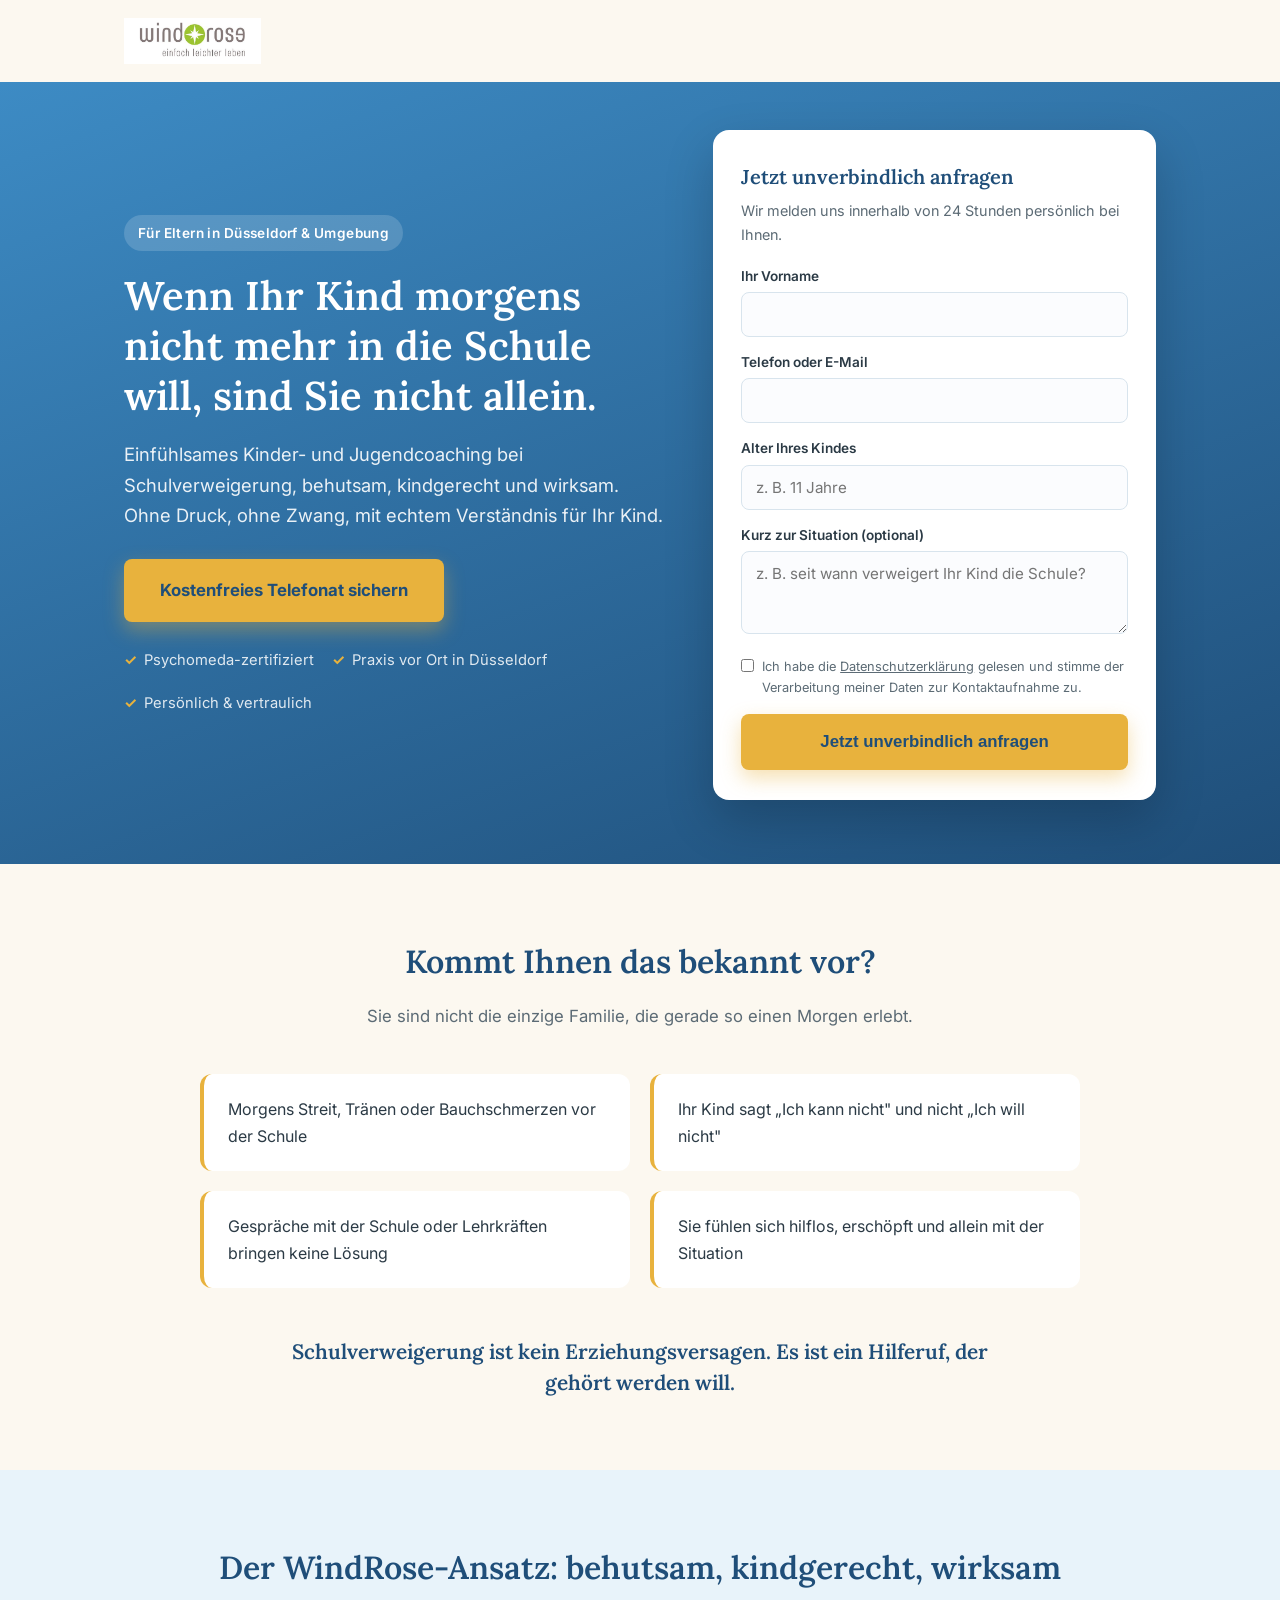
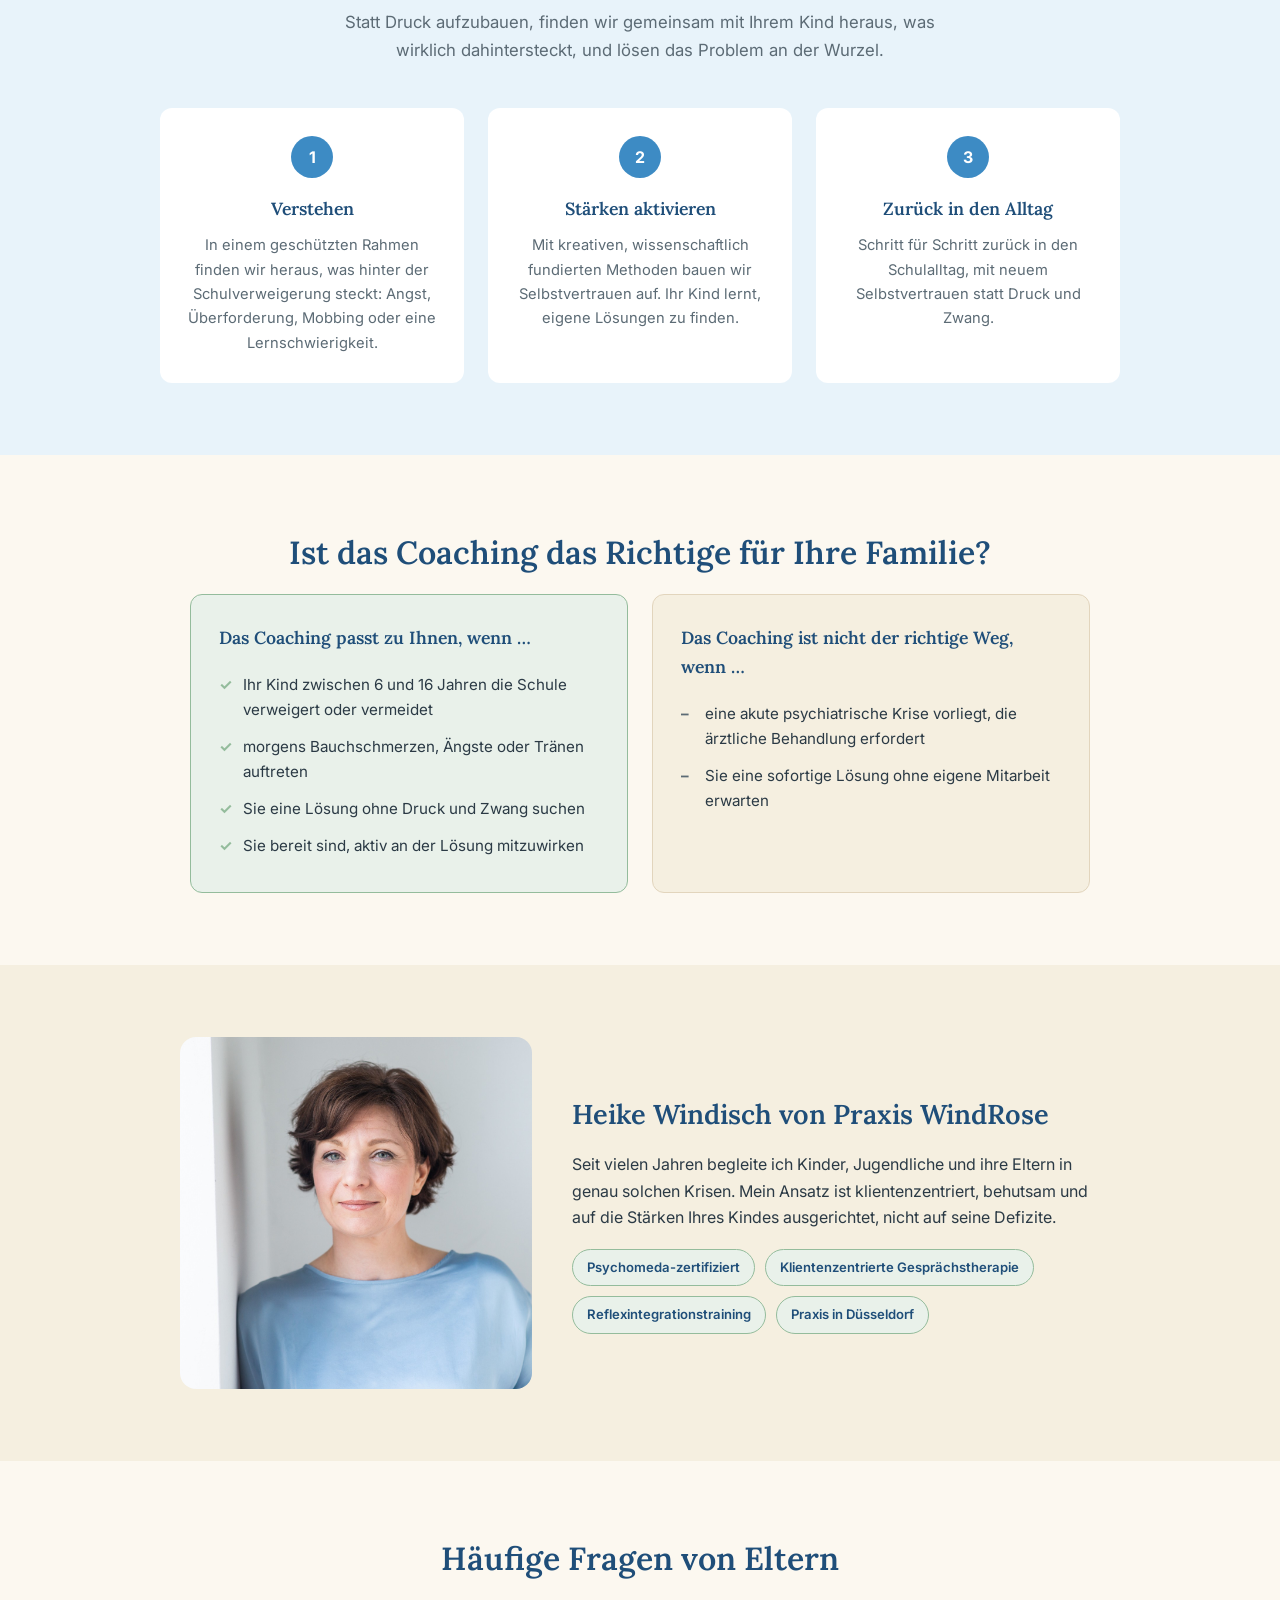
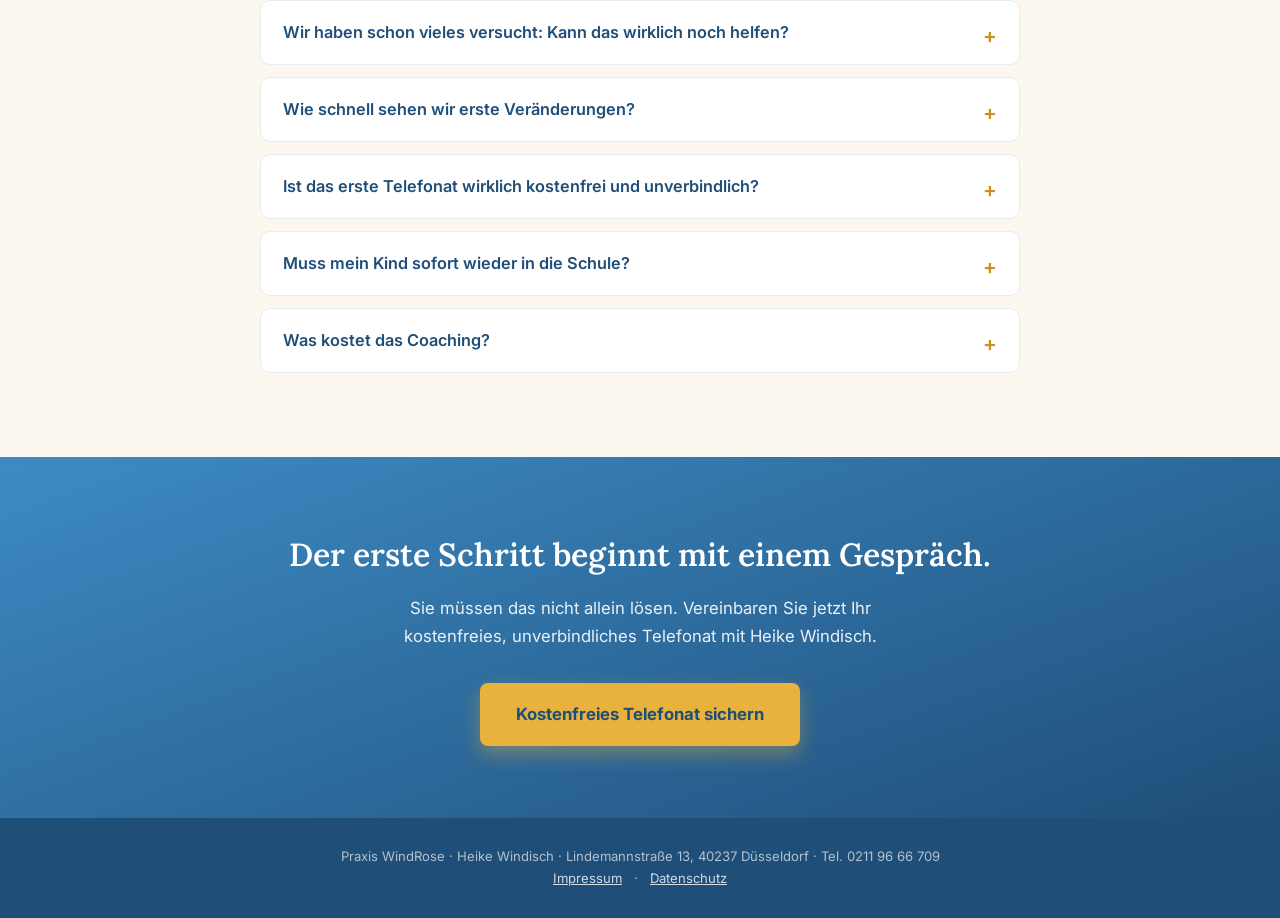
<file: index-variante-c.html>
<!DOCTYPE html>
<html lang="de">
<head>
<meta charset="UTF-8">
<meta name="viewport" content="width=device-width, initial-scale=1.0">
<title>Schulverweigerung beim eigenen Kind? Kostenfreies Telefonat bei Praxis WindRose Düsseldorf</title>
<meta name="description" content="Einfühlsames Kinder- und Jugendcoaching für Schulverweigerer in Düsseldorf. Behutsam, kindgerecht, wirksam. Vereinbaren Sie jetzt Ihr kostenfreies Telefonat.">
<meta name="robots" content="noindex, nofollow">
<style>
  @import url('https://fonts.googleapis.com/css2?family=Lora:wght@500;600;700&family=Inter:wght@400;500;600;700&family=Poppins:wght@300&display=swap');

  :root{
    /* ===== FARBPSYCHOLOGIE-PALETTE – VARIANTE C: HIMMELBLAU & HONIGGELB ===== */
    /* Primärfarbe: freundliches Himmelblau – steht für Offenheit, Kommunikation und
       Verständigung ("miteinander reden"). Wirkt zugänglicher und weniger "klinisch
       seriös" als das tiefe Petrol aus Variante A, gleichzeitig nicht so weich/introvertiert
       wie das Lavendel aus Variante B. Gute Wahl, wenn der Fokus stärker auf "Wir hören
       Ihnen zu" statt "Wir beruhigen Sie" liegen soll. */
    --primary:#3D8BC4;
    --primary-dark:#1F4E79;
    --primary-light:#E8F3FA;

    /* Hintergrund: warmes Creme statt reinem Weiß – nimmt dem kühlen Blau die Härte und
       sorgt weiterhin für den Wärme-/Geborgenheits-Effekt, der bei einem emotionalen
       Thema wie Schulverweigerung wichtig ist. */
    --bg:#FCF8F0;
    --bg-alt:#F5EFE0;

    /* CTA-Akzent: Honiggelb – psychologisch eng mit Optimismus, Hoffnung und Energie
       verknüpft, dabei freundlicher und weniger "Werbung" als Orange-Rot. Wichtig:
       Gelb bewusst NUR auf Buttons/Akzenten einsetzen, nie flächig – großflächiges Gelb
       kann unruhig wirken und die beruhigende Wirkung von Blau und Creme aufheben. */
    --accent:#E8B23D;
    --accent-dark:#C8941F;

    /* Sekundärakzent: aufgehelltes Salbeigrün – bleibt wie in A/B für Vertrauens-/
       Beweis-Elemente reserviert (Wachstum, Heilung), hier einen Ticken heller/frischer. */
    --sage:#94BC9C;
    --sage-light:#E9F1EA;

    /* Text: warmes Blaugrau-Anthrazit statt reinem Schwarz – passt zur blauen
       Primärfarbe, bleibt aber weicher als ein hartes Schwarz. */
    --text:#2B3A45;
    --text-soft:#5C6B75;
    --white:#FFFFFF;
  }

  *{box-sizing:border-box;margin:0;padding:0;}
  html{scroll-behavior:smooth;}
  body{
    font-family:'Inter',Arial,sans-serif;
    color:var(--text);
    background:var(--bg);
    line-height:1.65;
    -webkit-font-smoothing:antialiased;
  }
  h1,h2,h3{font-family:'Lora',Georgia,serif;font-weight:600;color:var(--primary-dark);}
  a{color:inherit;}
  img{max-width:100%;display:block;}
  .wrap{max-width:1080px;margin:0 auto;padding:0 24px;}
  section{padding:72px 0;}
  .btn{
    display:inline-block;
    background:var(--accent);
    color:var(--primary-dark);
    font-weight:700;
    font-size:1.05rem;
    padding:18px 36px;
    border:none;
    border-radius:8px;
    cursor:pointer;
    text-decoration:none;
    box-shadow:0 8px 20px rgba(232,178,61,.4);
    transition:transform .15s ease, box-shadow .15s ease, background .15s ease;
  }
  .btn:hover{background:var(--accent-dark);color:var(--white);transform:translateY(-2px);box-shadow:0 10px 24px rgba(232,178,61,.5);}
  .btn-wide{width:100%;text-align:center;}

  /* ===== HEADER / HERO ===== */
  header.hero{
    background:linear-gradient(160deg,var(--primary) 0%, var(--primary-dark) 100%);
    color:var(--white);
    padding:48px 0 64px;
  }
  .logo-bar{background:var(--bg);padding:18px 0;}
  .logo-bar img{height:46px;display:block;}
  .hero-grid{display:grid;grid-template-columns:1.1fr .9fr;gap:48px;align-items:center;}
  .eyebrow{
    display:inline-block;background:rgba(255,255,255,.16);color:var(--white);
    font-size:.85rem;font-weight:600;letter-spacing:.03em;padding:7px 14px;border-radius:30px;
    margin-bottom:20px;
  }
  h1.hero-title{font-size:2.5rem;line-height:1.25;color:var(--white);margin-bottom:18px;}
  .hero-sub{font-size:1.15rem;color:rgba(255,255,255,.9);margin-bottom:28px;max-width:560px;}
  .hero-trust{margin-top:26px;display:flex;flex-wrap:wrap;gap:18px;font-size:.92rem;color:rgba(255,255,255,.85);}
  .hero-trust span{display:flex;align-items:center;gap:7px;}
  .hero-trust span::before{content:"✓";color:var(--accent);font-weight:700;}

  .hero-card{
    background:var(--white);border-radius:16px;padding:30px 28px;color:var(--text);
    box-shadow:0 20px 50px rgba(0,0,0,.2);
  }
  .hero-card h3{font-size:1.25rem;margin-bottom:6px;}
  .hero-card p.small{font-size:.9rem;color:var(--text-soft);margin-bottom:18px;}
  .field{margin-bottom:14px;}
  .field label{display:block;font-size:.85rem;font-weight:600;margin-bottom:5px;color:var(--text);}
  .field input,.field select,.field textarea{
    width:100%;padding:12px 14px;border:1.5px solid #D8E4ED;border-radius:8px;
    font-family:inherit;font-size:.95rem;color:var(--text);background:#FBFCFE;
  }
  .field input:focus,.field textarea:focus{outline:none;border-color:var(--primary);}
  .consent{display:flex;gap:8px;font-size:.8rem;color:var(--text-soft);margin-bottom:16px;align-items:flex-start;}
  .consent input{margin-top:3px;}
  .reassure{text-align:center;font-size:.82rem;color:var(--text-soft);margin-top:12px;}

  /* ===== PROBLEM ===== */
  .problem{background:var(--bg);}
  .section-title{font-size:2rem;text-align:center;margin-bottom:14px;}
  .section-sub{text-align:center;color:var(--text-soft);max-width:620px;margin:0 auto 44px;font-size:1.05rem;}
  .problem-grid{display:grid;grid-template-columns:repeat(2,1fr);gap:20px;max-width:880px;margin:0 auto;}
  .problem-card{
    background:var(--white);border-radius:12px;padding:22px 24px;
    border-left:4px solid var(--accent);font-size:1rem;color:var(--text);
  }
  .closing-line{
    text-align:center;max-width:700px;margin:48px auto 0;font-family:'Lora',serif;
    font-size:1.3rem;color:var(--primary-dark);font-weight:600;line-height:1.5;
  }

  /* ===== SOLUTION ===== */
  .solution{background:var(--primary-light);}
  .steps{display:grid;grid-template-columns:repeat(3,1fr);gap:24px;max-width:960px;margin:0 auto;}
  .step{background:var(--white);border-radius:12px;padding:28px 24px;text-align:center;}
  .step .num{
    width:42px;height:42px;border-radius:50%;background:var(--primary);color:var(--white);
    display:flex;align-items:center;justify-content:center;font-weight:700;margin:0 auto 16px;
  }
  .step h3{font-size:1.1rem;margin-bottom:10px;}
  .step p{font-size:.92rem;color:var(--text-soft);}

  /* ===== FOR WHOM ===== */
  .forwhom-grid{display:grid;grid-template-columns:1fr 1fr;gap:24px;max-width:900px;margin:0 auto;}
  .fw-card{border-radius:12px;padding:28px;}
  .fw-yes{background:var(--sage-light);border:1.5px solid var(--sage);}
  .fw-no{background:var(--bg-alt);border:1.5px solid #E2D5BD;}
  .fw-card h3{font-size:1.1rem;margin-bottom:14px;}
  .fw-card ul{list-style:none;font-size:.95rem;color:var(--text);}
  .fw-card li{padding:6px 0 6px 24px;position:relative;}
  .fw-yes li::before{content:"✓";position:absolute;left:0;color:var(--sage);font-weight:700;}
  .fw-no li::before{content:"–";position:absolute;left:0;color:var(--text-soft);font-weight:700;}

  /* ===== ABOUT ===== */
  .about{background:var(--bg-alt);}
  .about-grid{display:grid;grid-template-columns:.8fr 1.2fr;gap:40px;align-items:center;max-width:920px;margin:0 auto;}
  .about-photo{
    width:100%;aspect-ratio:1/1;border-radius:16px;background:var(--primary-light);
    overflow:hidden;
  }
  .about-photo img{width:100%;height:100%;object-fit:cover;}
  .about h2{font-size:1.7rem;margin-bottom:14px;}
  .badge-row{display:flex;flex-wrap:wrap;gap:10px;margin-top:18px;}
  .badge{
    background:var(--sage-light);color:var(--primary-dark);font-size:.82rem;font-weight:600;
    padding:7px 14px;border-radius:30px;border:1px solid var(--sage);
  }

  /* ===== FAQ ===== */
  .faq-list{max-width:760px;margin:0 auto;}
  details{background:var(--white);border-radius:10px;padding:18px 22px;margin-bottom:12px;border:1px solid #E5ECF1;}
  summary{font-weight:600;cursor:pointer;font-size:1.02rem;color:var(--primary-dark);list-style:none;}
  summary::-webkit-details-marker{display:none;}
  summary::after{content:"+";float:right;font-size:1.3rem;color:var(--accent-dark);}
  details[open] summary::after{content:"–";}
  details p{margin-top:12px;color:var(--text-soft);font-size:.95rem;}

  /* ===== FINAL CTA ===== */
  .final{background:linear-gradient(160deg,var(--primary) 0%, var(--primary-dark) 100%);color:var(--white);text-align:center;}
  .final h2{color:var(--white);font-size:2rem;margin-bottom:14px;}
  .final p{color:rgba(255,255,255,.9);max-width:560px;margin:0 auto 32px;font-size:1.05rem;}

  footer{background:var(--primary-dark);color:rgba(255,255,255,.65);padding:28px 0;font-size:.82rem;text-align:center;}
  footer a{color:rgba(255,255,255,.8);text-decoration:underline;margin:0 8px;}

  @media(max-width:900px){
    .hero-grid,.about-grid{grid-template-columns:1fr;}
    .problem-grid,.steps,.forwhom-grid{grid-template-columns:1fr;}
    h1.hero-title{font-size:1.9rem;}
    section{padding:52px 0;}
  }
</style>
</head>
<body>

<div class="logo-bar">
  <div class="wrap">
    <img src="windrose-logo.png" alt="WindRose: einfach leichter leben">
  </div>
</div>

<header class="hero">
  <div class="wrap">
    <div class="hero-grid">
      <div>
        <span class="eyebrow">Für Eltern in Düsseldorf &amp; Umgebung</span>
        <h1 class="hero-title">Wenn Ihr Kind morgens nicht mehr in die Schule will, sind Sie nicht allein.</h1>
        <p class="hero-sub">Einfühlsames Kinder- und Jugendcoaching bei Schulverweigerung, behutsam, kindgerecht und wirksam. Ohne Druck, ohne Zwang, mit echtem Verständnis für Ihr Kind.</p>
        <a href="https://zeeg.me/info8925/30min?date=2026-06-17&duration=30&seats=1" target="_blank" rel="noopener" class="btn">Kostenfreies Telefonat sichern</a>
        <div class="hero-trust">
          <span>Psychomeda-zertifiziert</span>
          <span>Praxis vor Ort in Düsseldorf</span>
          <span>Persönlich &amp; vertraulich</span>
        </div>
      </div>

      <div class="hero-card" id="kontakt">
        <h3>Jetzt unverbindlich anfragen</h3>
        <p class="small">Wir melden uns innerhalb von 24 Stunden persönlich bei Ihnen.</p>
        <form action="#" method="post">
          <div class="field">
            <label for="name">Ihr Vorname</label>
            <input type="text" id="name" name="name" required>
          </div>
          <div class="field">
            <label for="kontakt-feld">Telefon oder E-Mail</label>
            <input type="text" id="kontakt-feld" name="kontakt" required>
          </div>
          <div class="field">
            <label for="alter">Alter Ihres Kindes</label>
            <input type="text" id="alter" name="alter" placeholder="z. B. 11 Jahre">
          </div>
          <div class="field">
            <label for="nachricht">Kurz zur Situation (optional)</label>
            <textarea id="nachricht" name="nachricht" rows="3" placeholder="z. B. seit wann verweigert Ihr Kind die Schule?"></textarea>
          </div>
          <div class="consent">
            <input type="checkbox" id="dsgvo" required>
            <label for="dsgvo">Ich habe die <a href="datenschutz.html">Datenschutzerklärung</a> gelesen und stimme der Verarbeitung meiner Daten zur Kontaktaufnahme zu.</label>
          </div>
          <button type="submit" class="btn btn-wide">Jetzt unverbindlich anfragen</button>
        </form>
      </div>
    </div>
  </div>
</header>

<section class="problem">
  <div class="wrap">
    <h2 class="section-title">Kommt Ihnen das bekannt vor?</h2>
    <p class="section-sub">Sie sind nicht die einzige Familie, die gerade so einen Morgen erlebt.</p>
    <div class="problem-grid">
      <div class="problem-card">Morgens Streit, Tränen oder Bauchschmerzen vor der Schule</div>
      <div class="problem-card">Ihr Kind sagt „Ich kann nicht" und nicht „Ich will nicht"</div>
      <div class="problem-card">Gespräche mit der Schule oder Lehrkräften bringen keine Lösung</div>
      <div class="problem-card">Sie fühlen sich hilflos, erschöpft und allein mit der Situation</div>
    </div>
    <p class="closing-line">Schulverweigerung ist kein Erziehungsversagen. Es ist ein Hilferuf, der gehört werden will.</p>
  </div>
</section>

<section class="solution">
  <div class="wrap">
    <h2 class="section-title">Der WindRose-Ansatz: behutsam, kindgerecht, wirksam</h2>
    <p class="section-sub">Statt Druck aufzubauen, finden wir gemeinsam mit Ihrem Kind heraus, was wirklich dahintersteckt, und lösen das Problem an der Wurzel.</p>
    <div class="steps">
      <div class="step">
        <div class="num">1</div>
        <h3>Verstehen</h3>
        <p>In einem geschützten Rahmen finden wir heraus, was hinter der Schulverweigerung steckt: Angst, Überforderung, Mobbing oder eine Lernschwierigkeit.</p>
      </div>
      <div class="step">
        <div class="num">2</div>
        <h3>Stärken aktivieren</h3>
        <p>Mit kreativen, wissenschaftlich fundierten Methoden bauen wir Selbstvertrauen auf. Ihr Kind lernt, eigene Lösungen zu finden.</p>
      </div>
      <div class="step">
        <div class="num">3</div>
        <h3>Zurück in den Alltag</h3>
        <p>Schritt für Schritt zurück in den Schulalltag, mit neuem Selbstvertrauen statt Druck und Zwang.</p>
      </div>
    </div>
  </div>
</section>

<section class="forwhom">
  <div class="wrap">
    <h2 class="section-title">Ist das Coaching das Richtige für Ihre Familie?</h2>
    <div class="forwhom-grid">
      <div class="fw-card fw-yes">
        <h3>Das Coaching passt zu Ihnen, wenn …</h3>
        <ul>
          <li>Ihr Kind zwischen 6 und 16 Jahren die Schule verweigert oder vermeidet</li>
          <li>morgens Bauchschmerzen, Ängste oder Tränen auftreten</li>
          <li>Sie eine Lösung ohne Druck und Zwang suchen</li>
          <li>Sie bereit sind, aktiv an der Lösung mitzuwirken</li>
        </ul>
      </div>
      <div class="fw-card fw-no">
        <h3>Das Coaching ist nicht der richtige Weg, wenn …</h3>
        <ul>
          <li>eine akute psychiatrische Krise vorliegt, die ärztliche Behandlung erfordert</li>
          <li>Sie eine sofortige Lösung ohne eigene Mitarbeit erwarten</li>
        </ul>
      </div>
    </div>
  </div>
</section>

<section class="about">
  <div class="wrap">
    <div class="about-grid">
      <div class="about-photo"><img src="heike-windisch.jpg" alt="Heike Windisch, Praxis WindRose"></div>
      <div>
        <h2>Heike Windisch von Praxis WindRose</h2>
        <p>Seit vielen Jahren begleite ich Kinder, Jugendliche und ihre Eltern in genau solchen Krisen. Mein Ansatz ist klientenzentriert, behutsam und auf die Stärken Ihres Kindes ausgerichtet, nicht auf seine Defizite.</p>
        <div class="badge-row">
          <span class="badge">Psychomeda-zertifiziert</span>
          <span class="badge">Klientenzentrierte Gesprächstherapie</span>
          <span class="badge">Reflexintegrationstraining</span>
          <span class="badge">Praxis in Düsseldorf</span>
        </div>
      </div>
    </div>
  </div>
</section>

<section class="faq">
  <div class="wrap">
    <h2 class="section-title">Häufige Fragen von Eltern</h2>
    <div class="faq-list">
      <details>
        <summary>Wir haben schon vieles versucht: Kann das wirklich noch helfen?</summary>
        <p>Ja. Anders als reine Gespräche mit der Schule oder gut gemeinte Ratschläge setzt unser Coaching direkt bei der Ursache an, nicht beim Symptom. Genau deshalb wirkt es oft dort, wo andere Ansätze ins Leere liefen.</p>
      </details>
      <details>
        <summary>Wie schnell sehen wir erste Veränderungen?</summary>
        <p>Das ist individuell verschieden, doch viele Familien berichten bereits nach den ersten Sitzungen von spürbarer Entlastung im Alltag.</p>
      </details>
      <details>
        <summary>Ist das erste Telefonat wirklich kostenfrei und unverbindlich?</summary>
        <p>Ja. Im kostenfreien Telefonat lernen wir uns kennen, ich höre mir Ihre Situation an, und wir besprechen gemeinsam, ob und wie ich Ihnen helfen kann. Keine Verpflichtung.</p>
      </details>
      <details>
        <summary>Muss mein Kind sofort wieder in die Schule?</summary>
        <p>Nein. Wir gehen Schritt für Schritt vor und passen das Tempo an Ihr Kind an. Druck und Zwang sind ausdrücklich nicht Teil unseres Ansatzes.</p>
      </details>
      <details>
        <summary>Was kostet das Coaching?</summary>
        <p>Die Kosten richten sich nach dem individuellen Bedarf Ihres Kindes. Das besprechen wir transparent im kostenfreien Telefonat.</p>
      </details>
    </div>
  </div>
</section>

<section class="final">
  <div class="wrap">
    <h2>Der erste Schritt beginnt mit einem Gespräch.</h2>
    <p>Sie müssen das nicht allein lösen. Vereinbaren Sie jetzt Ihr kostenfreies, unverbindliches Telefonat mit Heike Windisch.</p>
    <a href="https://zeeg.me/info8925/30min?date=2026-06-17&duration=30&seats=1" target="_blank" rel="noopener" class="btn">Kostenfreies Telefonat sichern</a>
  </div>
</section>

<footer>
  <div class="wrap">
    Praxis WindRose · Heike Windisch · Lindemannstraße 13, 40237 Düsseldorf · Tel. 0211 96 66 709
    <br>
    <a href="impressum.html">Impressum</a> · <a href="datenschutz.html">Datenschutz</a>
  </div>
</footer>

</body>
</html>
</file>
<file: fonts/fonts.css>
/* Lokal gehostete Schriften – kein Datentransfer an Google */

/* Inter */
@font-face {
  font-family: 'Inter';
  font-style: normal;
  font-weight: 400;
  font-display: swap;
  src: url('inter-400-latin-ext.woff2') format('woff2');
  unicode-range: U+0100-02BA, U+02BD-02C5, U+02C7-02CC, U+02CE-02D7, U+02DD-02FF, U+0304, U+0308, U+0329, U+1D00-1DBF, U+1E00-1E9F, U+1EF2-1EFF, U+2020, U+20A0-20AB, U+20AD-20C0, U+2113, U+2C60-2C7F, U+A720-A7FF;
}
@font-face {
  font-family: 'Inter';
  font-style: normal;
  font-weight: 400;
  font-display: swap;
  src: url('inter-400-latin.woff2') format('woff2');
  unicode-range: U+0000-00FF, U+0131, U+0152-0153, U+02BB-02BC, U+02C6, U+02DA, U+02DC, U+0304, U+0308, U+0329, U+2000-206F, U+20AC, U+2122, U+2191, U+2193, U+2212, U+2215, U+FEFF, U+FFFD;
}

@font-face {
  font-family: 'Inter';
  font-style: normal;
  font-weight: 500;
  font-display: swap;
  src: url('inter-500-latin-ext.woff2') format('woff2');
  unicode-range: U+0100-02BA, U+02BD-02C5, U+02C7-02CC, U+02CE-02D7, U+02DD-02FF, U+0304, U+0308, U+0329, U+1D00-1DBF, U+1E00-1E9F, U+1EF2-1EFF, U+2020, U+20A0-20AB, U+20AD-20C0, U+2113, U+2C60-2C7F, U+A720-A7FF;
}
@font-face {
  font-family: 'Inter';
  font-style: normal;
  font-weight: 500;
  font-display: swap;
  src: url('inter-500-latin.woff2') format('woff2');
  unicode-range: U+0000-00FF, U+0131, U+0152-0153, U+02BB-02BC, U+02C6, U+02DA, U+02DC, U+0304, U+0308, U+0329, U+2000-206F, U+20AC, U+2122, U+2191, U+2193, U+2212, U+2215, U+FEFF, U+FFFD;
}

@font-face {
  font-family: 'Inter';
  font-style: normal;
  font-weight: 600;
  font-display: swap;
  src: url('inter-600-latin-ext.woff2') format('woff2');
  unicode-range: U+0100-02BA, U+02BD-02C5, U+02C7-02CC, U+02CE-02D7, U+02DD-02FF, U+0304, U+0308, U+0329, U+1D00-1DBF, U+1E00-1E9F, U+1EF2-1EFF, U+2020, U+20A0-20AB, U+20AD-20C0, U+2113, U+2C60-2C7F, U+A720-A7FF;
}
@font-face {
  font-family: 'Inter';
  font-style: normal;
  font-weight: 600;
  font-display: swap;
  src: url('inter-600-latin.woff2') format('woff2');
  unicode-range: U+0000-00FF, U+0131, U+0152-0153, U+02BB-02BC, U+02C6, U+02DA, U+02DC, U+0304, U+0308, U+0329, U+2000-206F, U+20AC, U+2122, U+2191, U+2193, U+2212, U+2215, U+FEFF, U+FFFD;
}

@font-face {
  font-family: 'Inter';
  font-style: normal;
  font-weight: 700;
  font-display: swap;
  src: url('inter-700-latin-ext.woff2') format('woff2');
  unicode-range: U+0100-02BA, U+02BD-02C5, U+02C7-02CC, U+02CE-02D7, U+02DD-02FF, U+0304, U+0308, U+0329, U+1D00-1DBF, U+1E00-1E9F, U+1EF2-1EFF, U+2020, U+20A0-20AB, U+20AD-20C0, U+2113, U+2C60-2C7F, U+A720-A7FF;
}
@font-face {
  font-family: 'Inter';
  font-style: normal;
  font-weight: 700;
  font-display: swap;
  src: url('inter-700-latin.woff2') format('woff2');
  unicode-range: U+0000-00FF, U+0131, U+0152-0153, U+02BB-02BC, U+02C6, U+02DA, U+02DC, U+0304, U+0308, U+0329, U+2000-206F, U+20AC, U+2122, U+2191, U+2193, U+2212, U+2215, U+FEFF, U+FFFD;
}

/* Lora */
@font-face {
  font-family: 'Lora';
  font-style: normal;
  font-weight: 500;
  font-display: swap;
  src: url('lora-500-latin-ext.woff2') format('woff2');
  unicode-range: U+0100-02BA, U+02BD-02C5, U+02C7-02CC, U+02CE-02D7, U+02DD-02FF, U+0304, U+0308, U+0329, U+1D00-1DBF, U+1E00-1E9F, U+1EF2-1EFF, U+2020, U+20A0-20AB, U+20AD-20C0, U+2113, U+2C60-2C7F, U+A720-A7FF;
}
@font-face {
  font-family: 'Lora';
  font-style: normal;
  font-weight: 500;
  font-display: swap;
  src: url('lora-500-latin.woff2') format('woff2');
  unicode-range: U+0000-00FF, U+0131, U+0152-0153, U+02BB-02BC, U+02C6, U+02DA, U+02DC, U+0304, U+0308, U+0329, U+2000-206F, U+20AC, U+2122, U+2191, U+2193, U+2212, U+2215, U+FEFF, U+FFFD;
}

@font-face {
  font-family: 'Lora';
  font-style: normal;
  font-weight: 600;
  font-display: swap;
  src: url('lora-600-latin-ext.woff2') format('woff2');
  unicode-range: U+0100-02BA, U+02BD-02C5, U+02C7-02CC, U+02CE-02D7, U+02DD-02FF, U+0304, U+0308, U+0329, U+1D00-1DBF, U+1E00-1E9F, U+1EF2-1EFF, U+2020, U+20A0-20AB, U+20AD-20C0, U+2113, U+2C60-2C7F, U+A720-A7FF;
}
@font-face {
  font-family: 'Lora';
  font-style: normal;
  font-weight: 600;
  font-display: swap;
  src: url('lora-600-latin.woff2') format('woff2');
  unicode-range: U+0000-00FF, U+0131, U+0152-0153, U+02BB-02BC, U+02C6, U+02DA, U+02DC, U+0304, U+0308, U+0329, U+2000-206F, U+20AC, U+2122, U+2191, U+2193, U+2212, U+2215, U+FEFF, U+FFFD;
}

@font-face {
  font-family: 'Lora';
  font-style: normal;
  font-weight: 700;
  font-display: swap;
  src: url('lora-700-latin-ext.woff2') format('woff2');
  unicode-range: U+0100-02BA, U+02BD-02C5, U+02C7-02CC, U+02CE-02D7, U+02DD-02FF, U+0304, U+0308, U+0329, U+1D00-1DBF, U+1E00-1E9F, U+1EF2-1EFF, U+2020, U+20A0-20AB, U+20AD-20C0, U+2113, U+2C60-2C7F, U+A720-A7FF;
}
@font-face {
  font-family: 'Lora';
  font-style: normal;
  font-weight: 700;
  font-display: swap;
  src: url('lora-700-latin.woff2') format('woff2');
  unicode-range: U+0000-00FF, U+0131, U+0152-0153, U+02BB-02BC, U+02C6, U+02DA, U+02DC, U+0304, U+0308, U+0329, U+2000-206F, U+20AC, U+2122, U+2191, U+2193, U+2212, U+2215, U+FEFF, U+FFFD;
}

/* Poppins */
@font-face {
  font-family: 'Poppins';
  font-style: normal;
  font-weight: 300;
  font-display: swap;
  src: url('poppins-300-latin-ext.woff2') format('woff2');
  unicode-range: U+0100-02BA, U+02BD-02C5, U+02C7-02CC, U+02CE-02D7, U+02DD-02FF, U+0304, U+0308, U+0329, U+1D00-1DBF, U+1E00-1E9F, U+1EF2-1EFF, U+2020, U+20A0-20AB, U+20AD-20C0, U+2113, U+2C60-2C7F, U+A720-A7FF;
}
@font-face {
  font-family: 'Poppins';
  font-style: normal;
  font-weight: 300;
  font-display: swap;
  src: url('poppins-300-latin.woff2') format('woff2');
  unicode-range: U+0000-00FF, U+0131, U+0152-0153, U+02BB-02BC, U+02C6, U+02DA, U+02DC, U+0304, U+0308, U+0329, U+2000-206F, U+20AC, U+2122, U+2191, U+2193, U+2212, U+2215, U+FEFF, U+FFFD;
}
</file>
